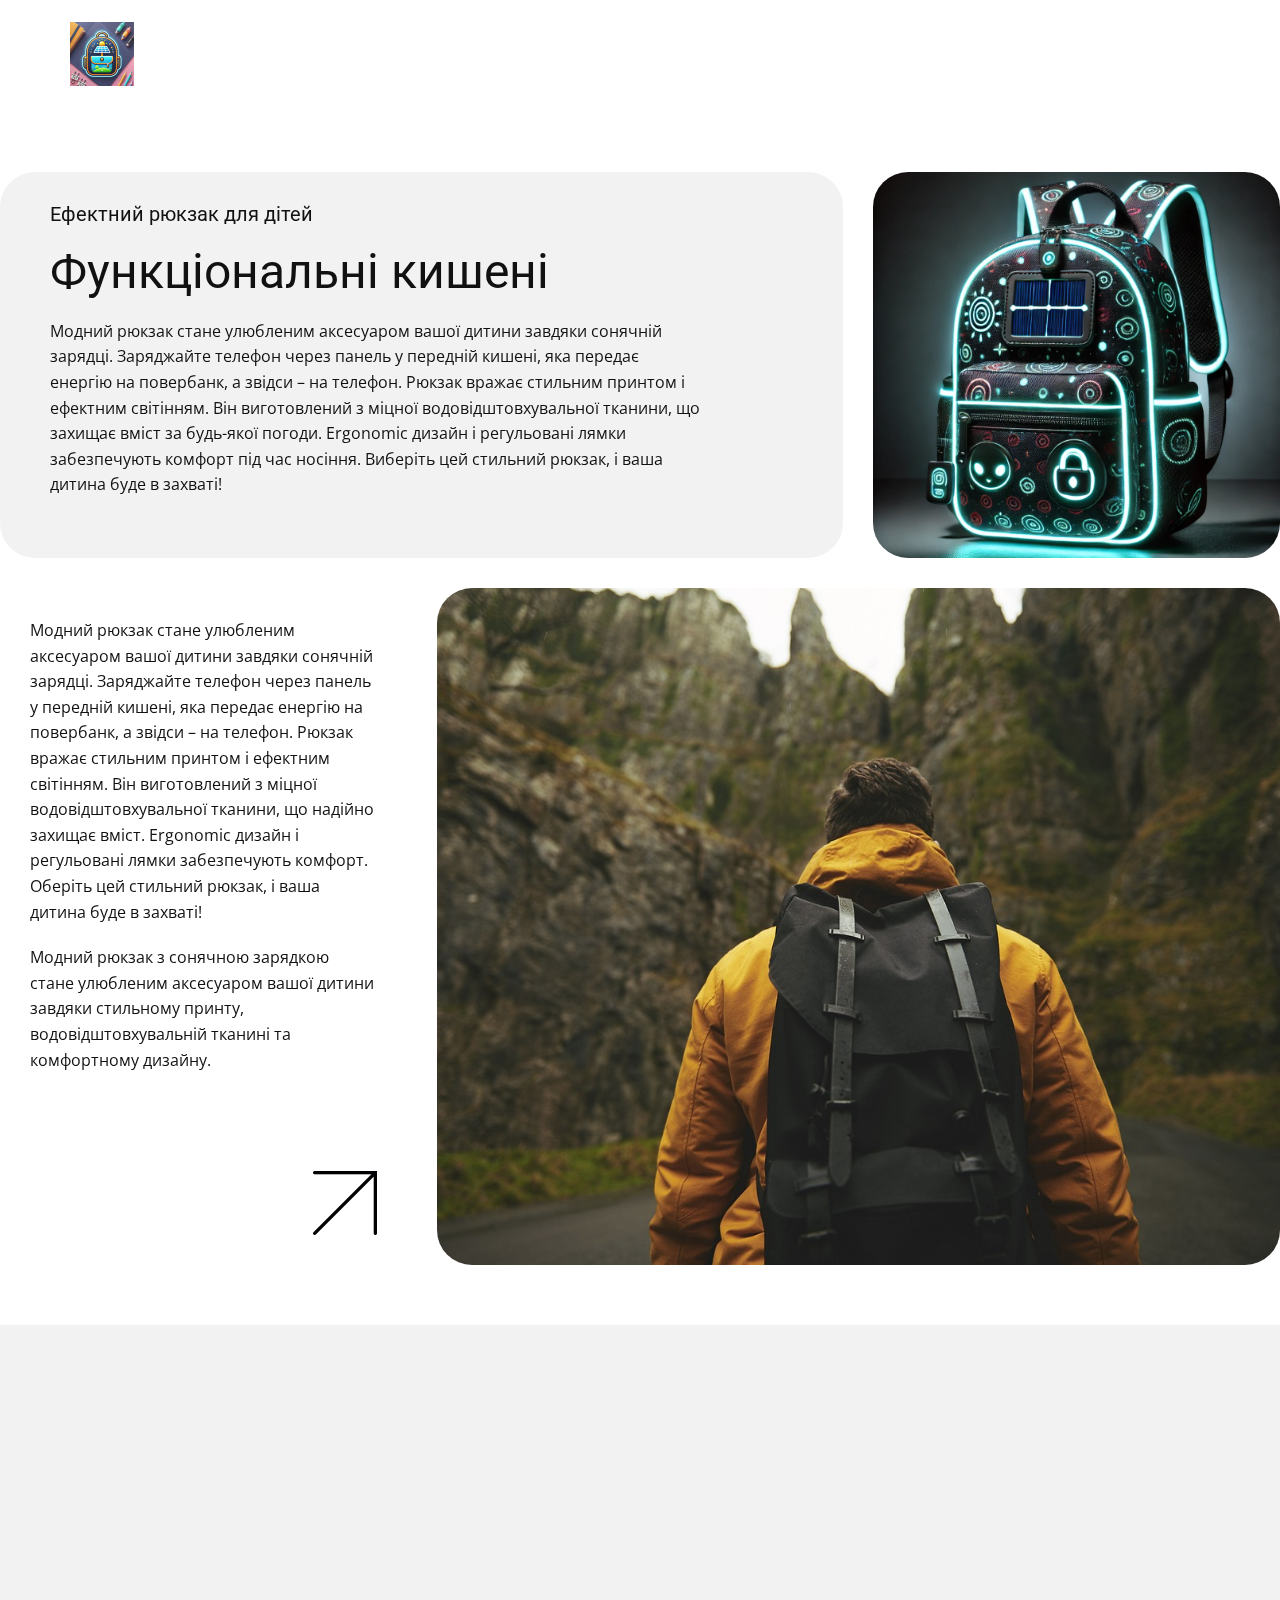
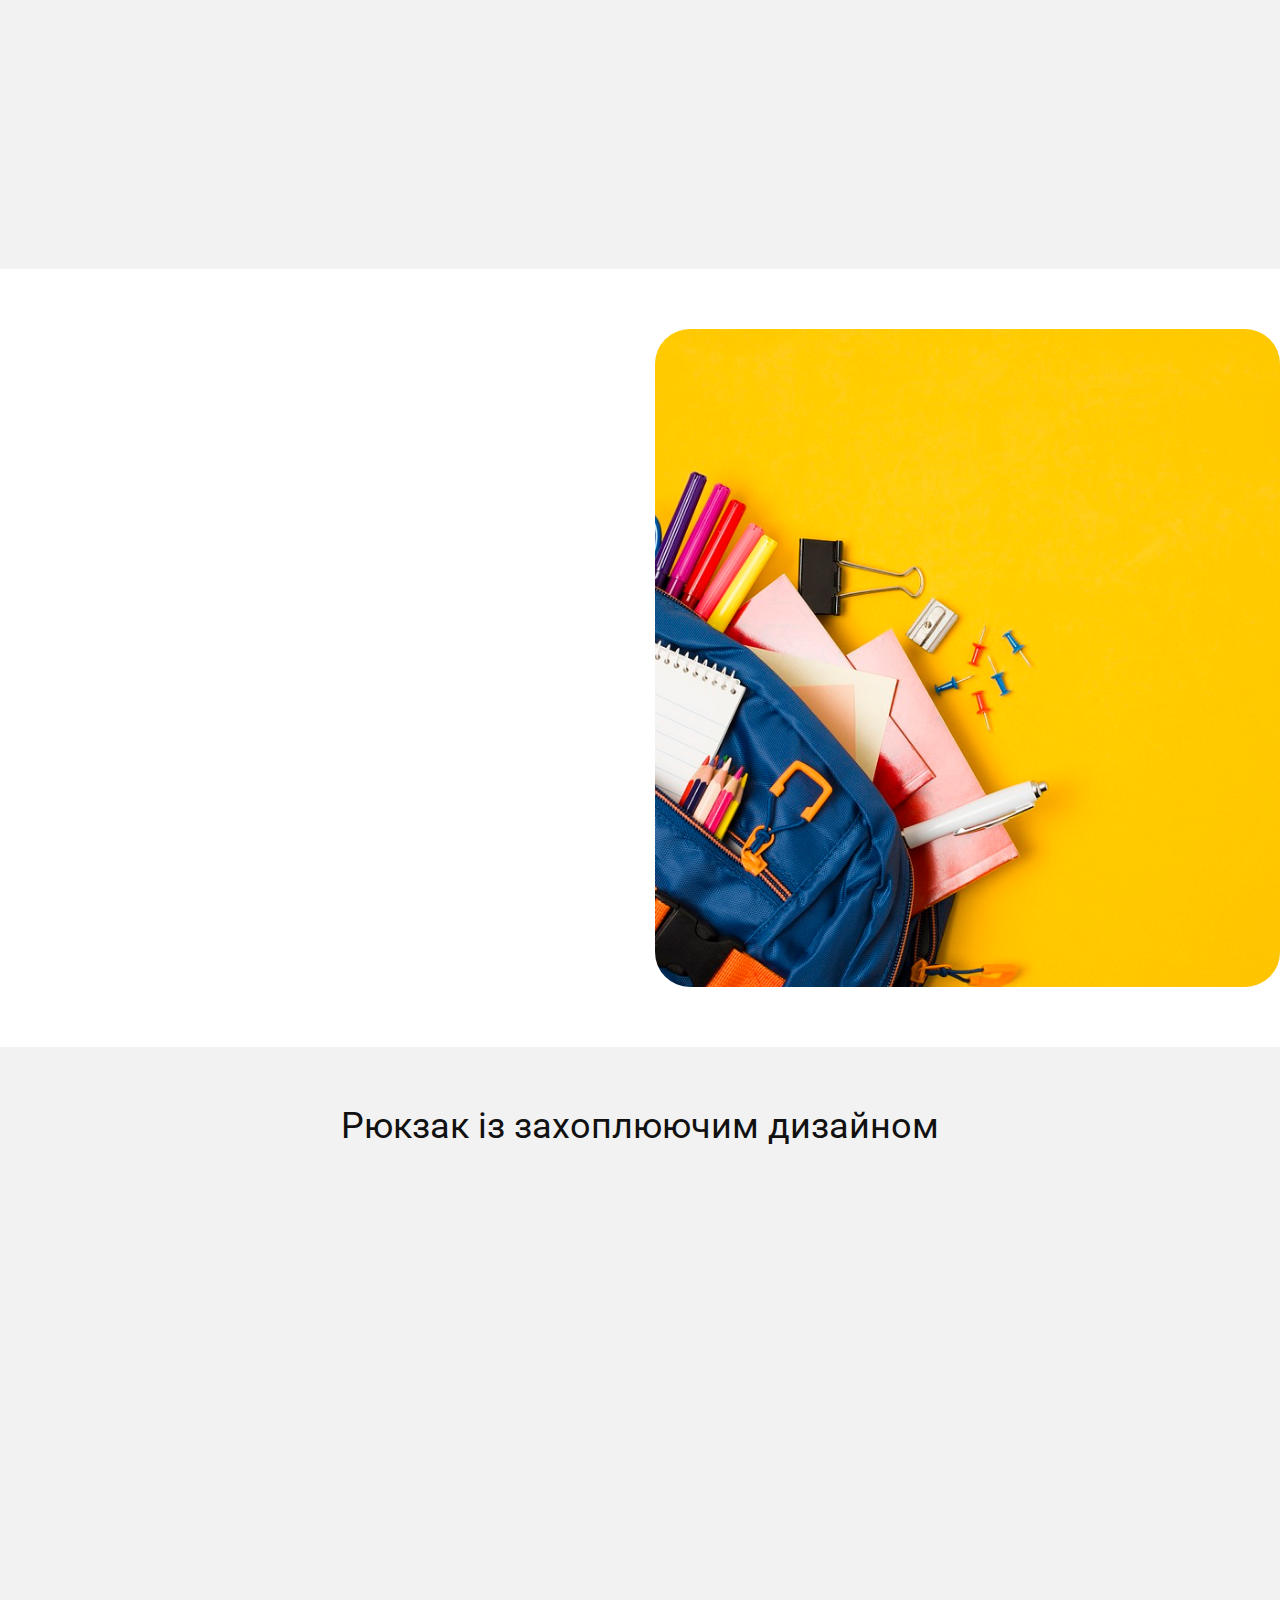
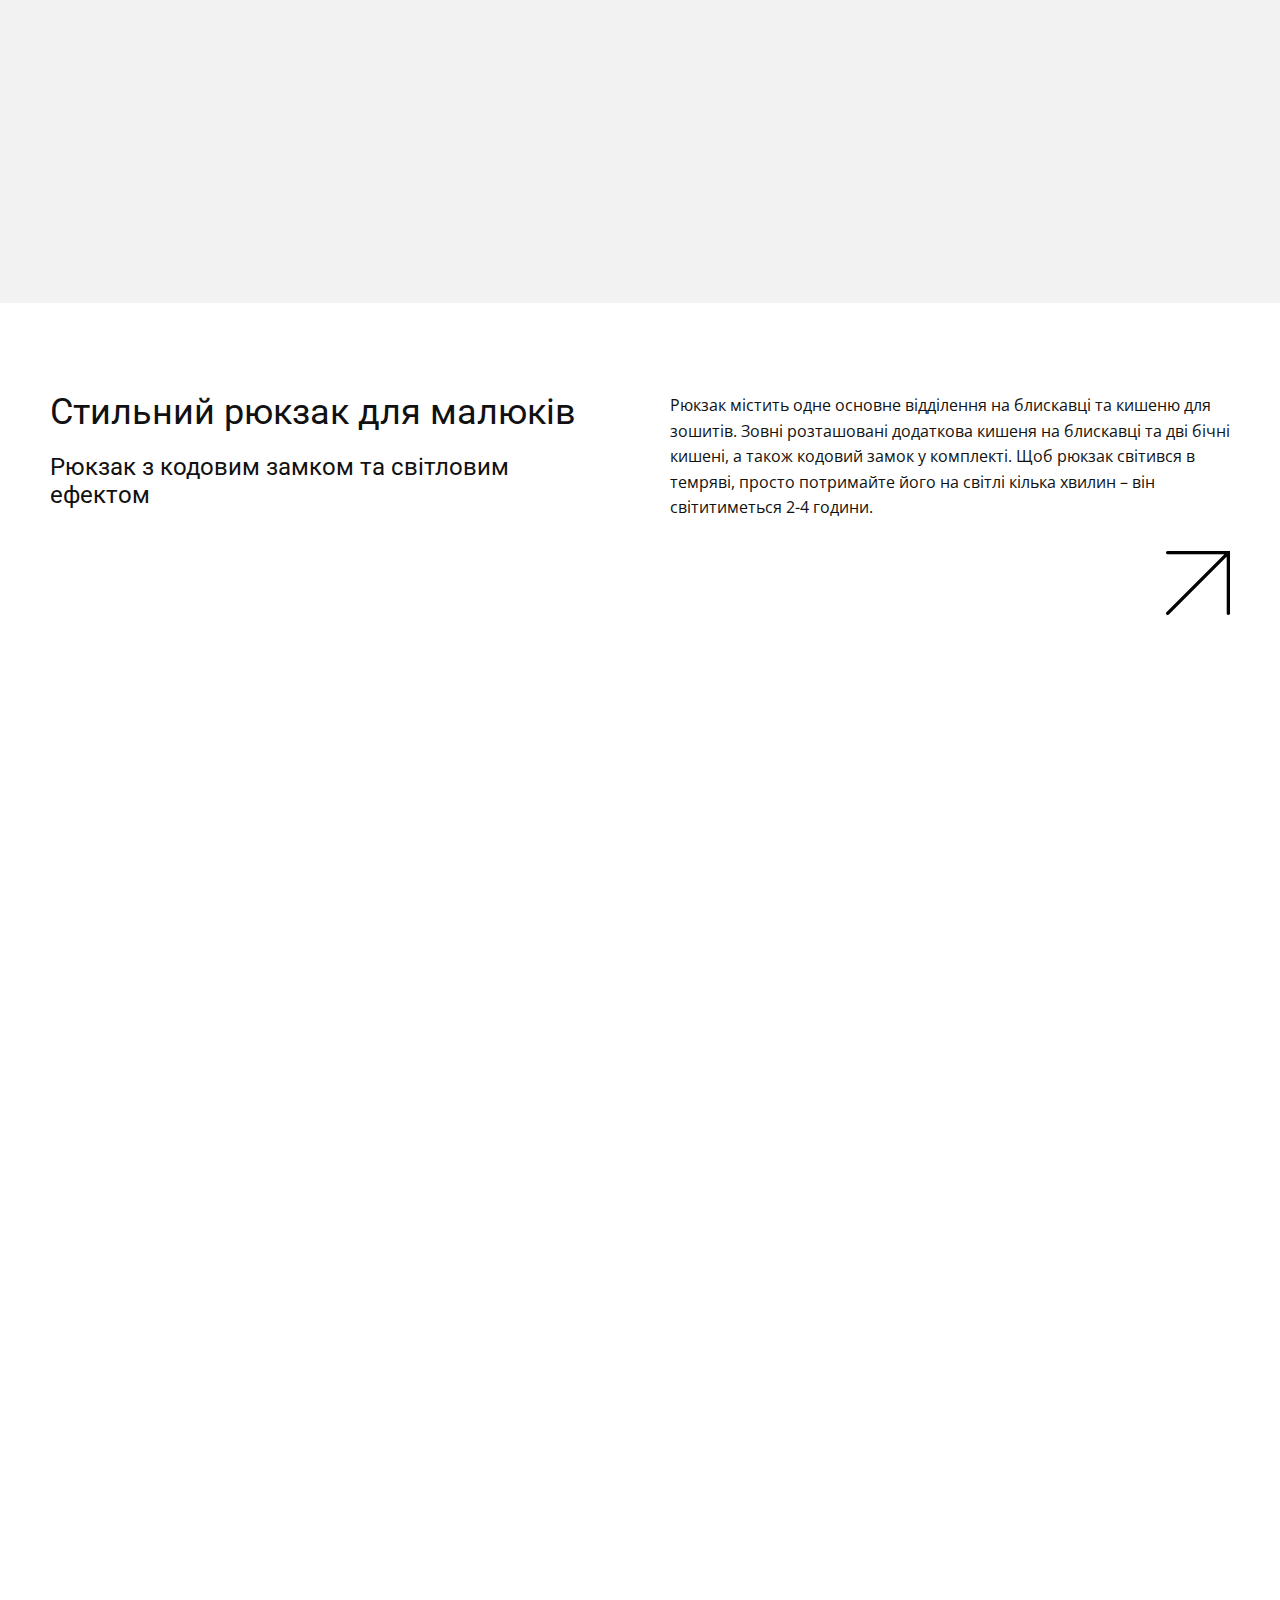
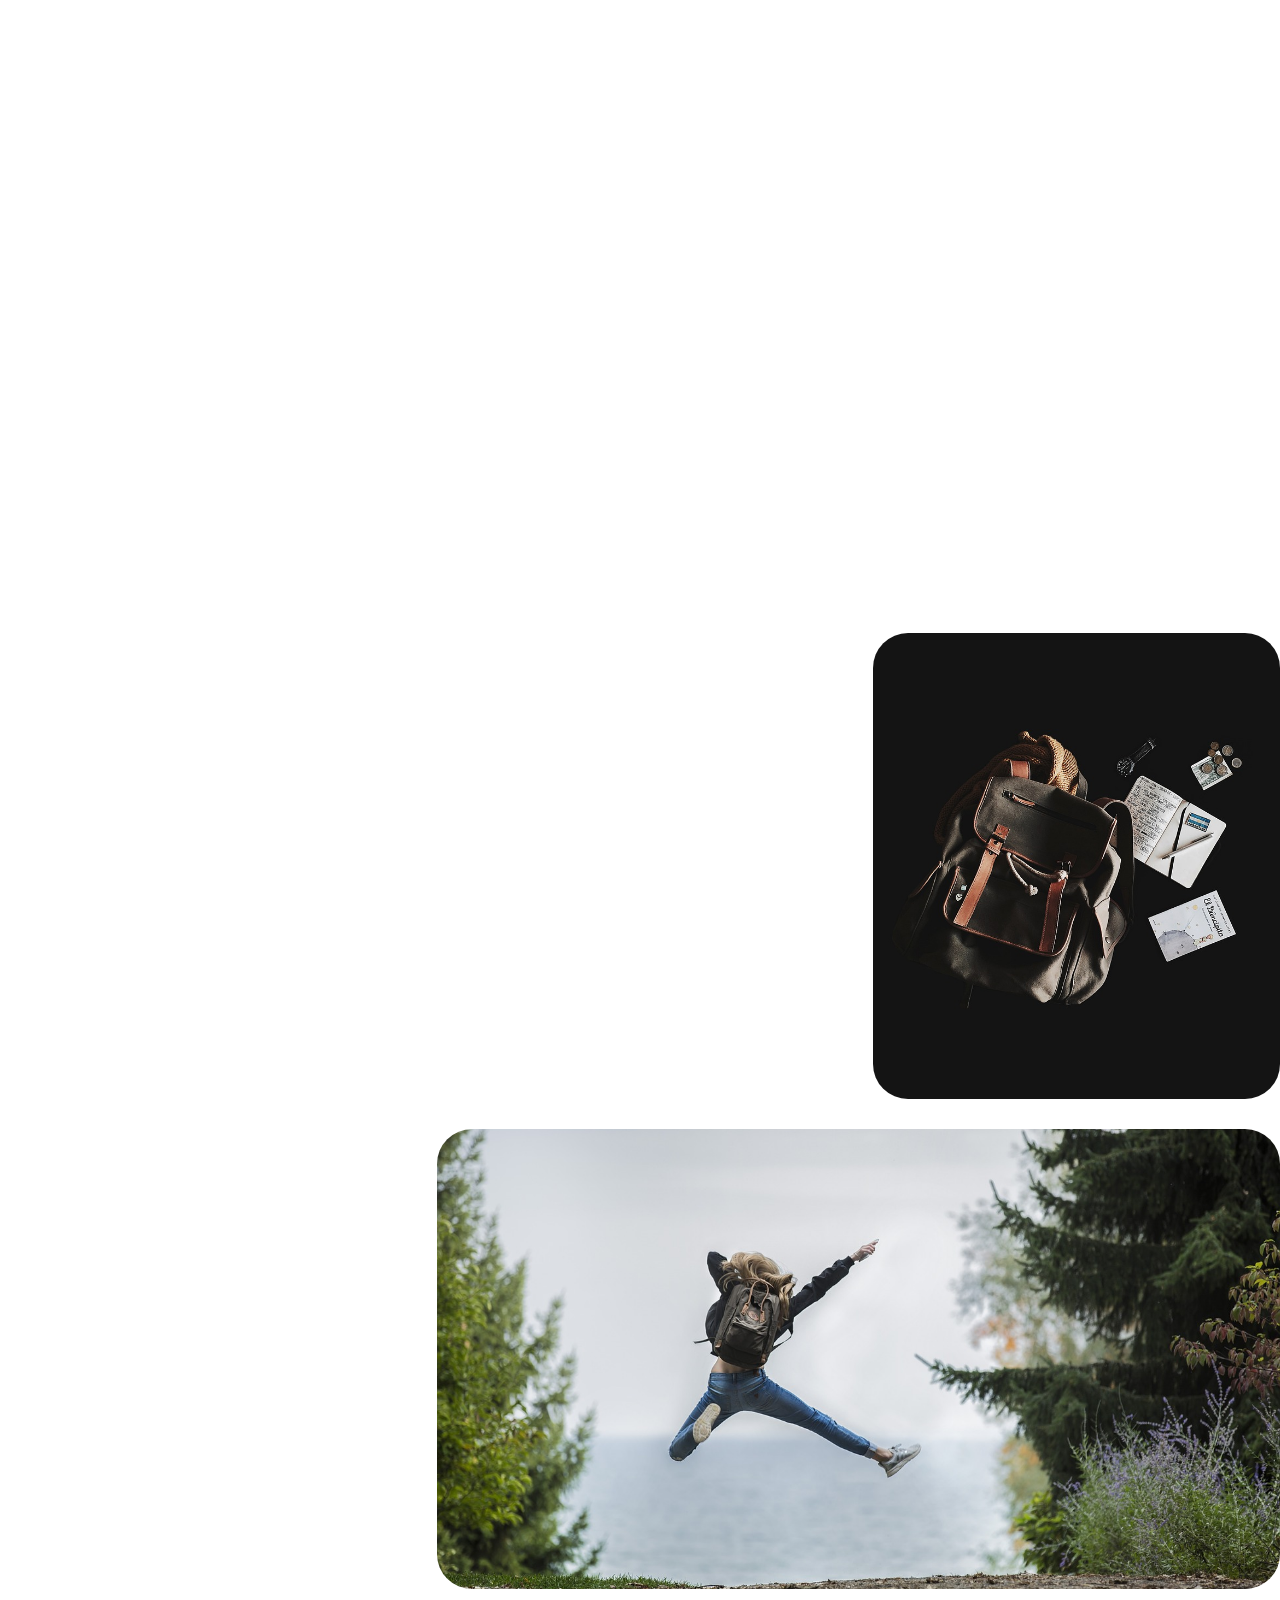
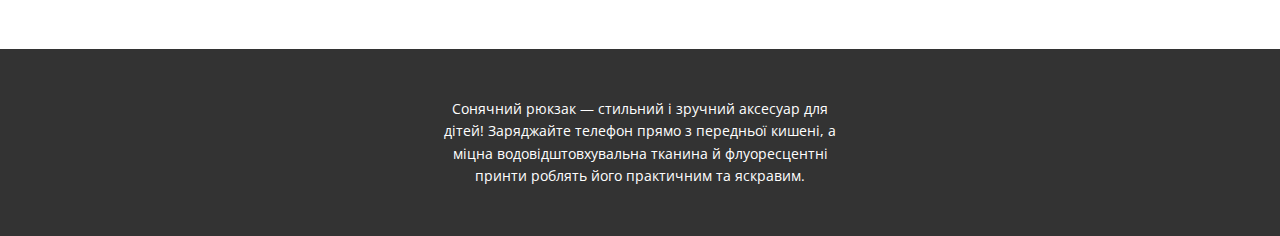
<file: index.html>
<!DOCTYPE html>
<html style="font-size: 16px;" lang="ua"><head>
    <meta name="viewport" content="width=device-width, initial-scale=1.0">
    <meta charset="utf-8">
    <meta name="keywords" content="">
    <meta name="description" content="">
    <title>Сторінка 1</title>
    <link rel="stylesheet" href="nicepage.css" media="screen">
<link rel="stylesheet" href="index.css" media="screen">
    <script class="u-script" type="text/javascript" src="jquery-1.9.1.min.js" defer=""></script>
    <script class="u-script" type="text/javascript" src="nicepage.js" defer=""></script>
    <meta name="generator" content="Nicepage 6.20.0, nicepage.com">
    <link id="u-theme-google-font" rel="stylesheet" href="https://fonts.googleapis.com/css?family=Roboto:100,100i,300,300i,400,400i,500,500i,700,700i,900,900i|Open+Sans:300,300i,400,400i,500,500i,600,600i,700,700i,800,800i">
    
    
    
    
    
    
    
    
    
    <script type="application/ld+json">{
		"@context": "http://schema.org",
		"@type": "Organization",
		"name": "advertising",
		"url": "/",
		"logo": "images/DALLE2024-10-3019.06.03-Amodernplayfullogoforachildrensbackpackbrandfeaturingasmallsolarpaneliconandaglowingeffect.Thedesignshouldbesimpleyeteye-ca.webp"
}</script>
    <meta name="theme-color" content="#ea7fcb">
    <meta property="og:title" content="Сторінка 1">
    <meta property="og:description" content="">
    <meta property="og:type" content="website">
    <link rel="canonical" href="/">
  <meta data-intl-tel-input-cdn-path="intlTelInput/"></head>
  <body data-home-page="https://website6375941.nicepage.io/Сторінка-1.html?version=374a8055-3400-31e0-6008-9b293dee1663" data-home-page-title="Сторінка 1" data-path-to-root="./" data-include-products="false" class="u-body u-xl-mode" data-lang="ua"><header class="u-clearfix u-header" id="sec-f610" data-animation-name="" data-animation-duration="0" data-animation-delay="0" data-animation-direction=""><div class="u-clearfix u-sheet u-sheet-1">
        <a href="#" class="u-image u-logo u-image-1" data-image-width="1024" data-image-height="1024">
          <img src="images/DALLE2024-10-3019.06.03-Amodernplayfullogoforachildrensbackpackbrandfeaturingasmallsolarpaneliconandaglowingeffect.Thedesignshouldbesimpleyeteye-ca.webp" class="u-logo-image u-logo-image-1">
        </a>
      </div></header> 
    <section class="u-clearfix u-valign-middle u-section-1" id="sec-7e2e">
      <div class="data-layout-selected u-clearfix u-expanded-width u-gutter-30 u-layout-wrap u-layout-wrap-1">
        <div class="u-gutter-0 u-layout">
          <div class="u-layout-col">
            <div class="u-size-30">
              <div class="u-layout-row">
                <div class="u-container-style u-grey-5 u-layout-cell u-radius u-shape-round u-size-40 u-layout-cell-1" data-animation-name="flipIn" data-animation-duration="3000" data-animation-delay="0" data-animation-direction="X">
                  <div class="u-container-layout u-container-layout-1">
                    <h5 class="u-text u-text-default u-text-1">Ефектний рюкзак для дітей</h5>
                    <h1 class="u-text u-text-default u-text-2">Функціональні кишені</h1>
                    <p class="u-text u-text-3">Модний рюкзак стане улюбленим аксесуаром вашої дитини завдяки сонячній зарядці. Заряджайте телефон через панель у передній кишені, яка передає енергію на повербанк, а звідси – на телефон. Рюкзак вражає стильним принтом і ефектним світінням. Він виготовлений з міцної водовідштовхувальної тканини, що захищає вміст за будь-якої погоди. Ergonomic дизайн і регульовані лямки забезпечують комфорт під час носіння. Виберіть цей стильний рюкзак, і ваша дитина буде в захваті!</p>
                  </div>
                </div>
                <div class="u-container-style u-image u-image-round u-layout-cell u-radius u-size-20 u-image-1" data-image-width="1024" data-image-height="1024">
                  <div class="u-container-layout u-container-layout-2"></div>
                </div>
              </div>
            </div>
            <div class="u-size-30">
              <div class="u-layout-row">
                <div class="u-container-style u-layout-cell u-size-20 u-layout-cell-3" data-animation-name="flipIn" data-animation-duration="3000" data-animation-delay="0" data-animation-direction="X">
                  <div class="u-container-layout u-valign-bottom-lg u-valign-bottom-md u-valign-bottom-xl u-valign-top-sm u-valign-top-xs u-container-layout-3">
                    <p class="u-text u-text-default u-text-4">Модний рюкзак стане улюбленим аксесуаром вашої дитини завдяки сонячній зарядці. Заряджайте телефон через панель у передній кишені, яка передає енергію на повербанк, а звідси – на телефон. Рюкзак вражає стильним принтом і ефектним світінням. Він виготовлений з міцної водовідштовхувальної тканини, що надійно захищає вміст. Ergonomic дизайн і регульовані лямки забезпечують комфорт. Оберіть цей стильний рюкзак, і ваша дитина буде в захваті!</p>
                    <p class="u-text u-text-default u-text-5">Модний рюкзак з сонячною зарядкою стане улюбленим аксесуаром вашої дитини завдяки стильному принту, водовідштовхувальній тканині та комфортному дизайну.</p><span class="u-file-icon u-icon u-icon-1"><img src="images/20959.png" alt=""></span>
                  </div>
                </div>
                <div class="u-container-style u-image u-image-round u-layout-cell u-radius u-size-40 u-image-2" data-image-width="1280" data-image-height="854">
                  <div class="u-container-layout u-container-layout-4"></div>
                </div>
              </div>
            </div>
          </div>
        </div>
      </div>
    </section>
    <section class="u-clearfix u-container-align-center u-grey-5 u-valign-middle-lg u-valign-middle-xl u-valign-middle-xs u-section-2" id="sec-ed4f">
      <div class="u-expanded-width u-list u-list-1">
        <div class="u-repeater u-repeater-1">
          <div class="u-container-align-center u-container-style u-list-item u-radius u-repeater-item u-shape-round u-white u-list-item-1" data-animation-name="flipIn" data-animation-duration="1000" data-animation-direction="X">
            <div class="u-container-layout u-similar-container u-valign-middle u-container-layout-1"><span class="u-align-center u-file-icon u-icon u-icon-1"><img src="images/8637218.png" alt=""></span>
              <h5 class="u-align-center u-text u-text-default-sm u-text-default-xs u-text-1">Сонячна зарядка</h5>
              <p class="u-align-center u-text u-text-2">
                Модний рюкзак стане улюбленим аксесуаром вашої дитини завдяки сонячній зарядці, яка дозволяє заряджати телефон через панель у передній кишені.</p>
            </div>
          </div>
          <div class="u-container-align-center u-container-style u-list-item u-radius u-repeater-item u-shape-round u-white u-list-item-2" data-animation-name="flipIn" data-animation-duration="3000" data-animation-delay="0" data-animation-direction="X">
            <div class="u-container-layout u-similar-container u-valign-middle u-container-layout-2"><span class="u-align-center u-file-icon u-icon u-icon-2"><img src="images/1304170.png" alt=""></span>
              <h5 class="u-align-center u-text u-text-default-sm u-text-default-xs u-text-3">Ефектний дизайн</h5>
              <p class="u-align-center u-text u-text-4">Рюкзак вражає стильним принтом і ефектним світінням, виготовлений з міцної водовідштовхувальної тканини, яка легко чиститься і має привабливий вигляд.</p>
            </div>
          </div>
          <div class="u-container-align-center u-container-style u-list-item u-radius u-repeater-item u-shape-round u-white u-list-item-3" data-animation-name="flipIn" data-animation-duration="1000" data-animation-direction="X">
            <div class="u-container-layout u-similar-container u-valign-middle u-container-layout-3"><span class="u-align-center u-file-icon u-icon u-icon-3"><img src="images/4944569.png" alt=""></span>
              <h5 class="u-align-center u-text u-text-default-sm u-text-default-xs u-text-5">Міцна тканина</h5>
              <p class="u-align-center u-text u-text-6">Рюкзак містить одне основне відділення на блискавці та кишеню для зошитів, а також додаткову кишеню на блискавці і дві бічні кишені для зручності.</p>
            </div>
          </div>
        </div>
      </div>
    </section>
    <section class="u-clearfix u-valign-middle u-section-3" id="sec-0cc5">
      <div class="data-layout-selected u-clearfix u-expanded-width u-gutter-30 u-layout-wrap u-layout-wrap-1">
        <div class="u-layout">
          <div class="u-layout-row">
            <div class="u-container-style u-grey-5 u-layout-cell u-radius u-shape-round u-size-30 u-layout-cell-1" data-animation-name="flipIn" data-animation-duration="3000" data-animation-delay="0" data-animation-direction="X">
              <div class="u-container-layout u-valign-bottom u-container-layout-1">
                <h2 class="u-text u-text-default u-text-1">Світлове відображення</h2>
                <h4 class="u-text u-text-2">Міцний рюкзак зі світловим ефектом</h4>
                <p class="u-text u-text-3">Рюкзак вражає стильним принтом і ефектним світінням, виготовлений з міцної водовідштовхувальної тканини, яка легко чиститься і має привабливий вигляд.</p>
                <h6 class="u-text u-text-default u-text-4">Зручний рюкзак з флуоресцентними принтами</h6>
              </div>
            </div>
            <div class="u-container-style u-gradient u-image u-layout-cell u-radius u-shape-round u-size-30 u-image-1" data-image-width="1280" data-image-height="720">
              <div class="u-container-layout u-container-layout-2"></div>
            </div>
          </div>
        </div>
      </div>
    </section>
    <section class="u-clearfix u-grey-5 u-section-4" id="sec-d06e">
      <h2 class="u-align-center u-text u-text-default u-text-1">Рюкзак із захоплюючим дизайном</h2>
      <div class="u-expanded-width u-list u-list-1">
        <div class="u-repeater u-repeater-1">
          <div class="u-container-style u-list-item u-radius u-repeater-item u-shape-round u-white u-list-item-1" data-animation-name="flipIn" data-animation-duration="3000" data-animation-delay="0" data-animation-direction="X">
            <div class="u-container-layout u-similar-container u-container-layout-1"><span class="u-align-left u-file-icon u-icon u-icon-rounded u-palette-1-base u-radius u-text-white u-icon-1"><img src="images/3483127-d1c058cb.png" alt=""></span>
              <h5 class="u-align-left u-text u-text-default u-text-2">Модний рюкзак з сонячною зарядкою</h5>
              <p class="u-align-left u-text u-text-3">Щоб рюкзак світився в темряві, просто потримайте його на світлі кілька хвилин – він світитиметься 2-4 години.</p>
            </div>
          </div>
          <div class="u-container-style u-list-item u-radius u-repeater-item u-shape-round u-white u-list-item-2" data-animation-name="flipIn" data-animation-duration="1000" data-animation-direction="X">
            <div class="u-container-layout u-similar-container u-container-layout-2"><span class="u-align-left u-file-icon u-icon u-icon-rounded u-palette-1-base u-radius u-text-white u-icon-2"><img src="images/8593364-08248f1e.png" alt=""></span>
              <h5 class="u-align-left u-text u-text-default u-text-4">Блискавкове відділення</h5>
              <p class="u-align-left u-text u-text-5">Флуоресцентні принти безпечні для здоров'я.</p>
            </div>
          </div>
          <div class="u-container-style u-list-item u-radius u-repeater-item u-shape-round u-white u-list-item-3" data-animation-name="flipIn" data-animation-duration="1000" data-animation-direction="X">
            <div class="u-container-layout u-similar-container u-container-layout-3"><span class="u-align-left u-file-icon u-icon u-icon-rounded u-palette-1-base u-radius u-text-white u-icon-3"><img src="images/2591945-7b224637.png" alt=""></span>
              <h5 class="u-align-left u-text u-text-default u-text-6">Компактний розмір</h5>
              <p class="u-align-left u-text u-text-7">Флуоресцентні принти безпечні для здоров'я.</p>
            </div>
          </div>
        </div>
      </div>
    </section>
    <section class="skrollable u-clearfix u-container-align-center u-valign-top-md u-valign-top-sm u-valign-top-xs u-section-5" id="sec-644e">
      <div class="data-layout-selected u-clearfix u-expanded-width u-layout-wrap u-layout-wrap-1">
        <div class="u-layout">
          <div class="u-layout-row">
            <div class="u-container-align-left u-container-style u-layout-cell u-size-30 u-layout-cell-1">
              <div class="u-container-layout u-valign-top u-container-layout-1">
                <h2 class="u-align-left u-text u-text-1">Стильний рюкзак для малюків</h2>
                <h4 class="u-align-left u-text u-text-2">Рюкзак з кодовим замком та світловим ефектом</h4>
                <p class="u-align-left u-text u-text-3"></p>
              </div>
            </div>
            <div class="u-container-style u-layout-cell u-size-30 u-layout-cell-2">
              <div class="u-container-layout u-valign-bottom u-container-layout-2">
                <p class="u-align-left u-text u-text-4">Рюкзак містить одне основне відділення на блискавці та кишеню для зошитів. Зовні розташовані додаткова кишеня на блискавці та дві бічні кишені, а також кодовий замок у комплекті. Щоб рюкзак світився в темряві, просто потримайте його на світлі кілька хвилин – він світитиметься 2-4 години.</p><span class="u-align-left u-file-icon u-icon u-icon-1"><img src="images/20959.png" alt=""></span>
              </div>
            </div>
          </div>
        </div>
      </div>
      <div class="skrollable u-container-style u-expanded-width u-gradient u-group u-image u-parallax u-radius u-shape-round u-image-1" data-image-width="1280" data-image-height="854">
        <div class="u-container-layout u-container-layout-3"></div>
      </div>
    </section>
    <section class="skrollable u-clearfix u-image u-parallax u-section-6" id="sec-76ff" data-image-width="853" data-image-height="1280">
      <div class="u-clearfix u-sheet u-sheet-1">
        <div class="u-container-style u-group u-radius u-shape-round u-white u-group-1" data-animation-name="customAnimationIn" data-animation-duration="2000" data-animation-delay="0">
          <div class="u-container-layout u-valign-top u-container-layout-1">
            <h3 class="u-text u-text-default u-text-1">Безпечні флуоресцентні принти</h3>
            <p class="u-text u-text-default u-text-2"></p>Рюкзак містить одне основне відділення на блискавці та кишеню для зошитів, а зовні має додаткову кишеню на блискавці та дві бічні кишені для зручності.</p><span class="u-file-icon u-icon u-icon-1" data-href="#"><img src="images/20959.png" alt=""></span>
          </div>
        </div>
      </div>
    </section>
    <section class="u-clearfix u-container-align-left u-valign-middle u-section-7" id="sec-ea29">
      <div class="data-layout-selected u-clearfix u-expanded-width u-gutter-30 u-layout-wrap u-layout-wrap-1">
        <div class="u-layout">
          <div class="u-layout-col">
            <div class="u-size-30">
              <div class="u-layout-row">
                <div class="u-container-align-left u-container-style u-layout-cell u-size-40 u-layout-cell-1" data-animation-name="flipIn" data-animation-duration="3000" data-animation-delay="0" data-animation-direction="X">
                  <div class="u-container-layout u-valign-middle u-container-layout-1">
                    <h5 class="u-align-left u-text u-text-default u-text-1">Практичний рюкзак для школярів</h5>
                    <h2 class="u-align-left u-text u-text-2">Легка чистка</h2>
                    <p class="u-align-left u-text u-text-3">Щоб рюкзак світився в темряві, просто потримайте його на світлі кілька хвилин – він світитиметься 2-4 години.</p>
                    <h5 class="u-align-left u-text u-text-4">Світловий рюкзак з багатьма кишенями</h5>
                    <p class="u-align-left u-text u-text-5">Флуоресцентні принти безпечні для здоров'я. Рюкзак вражає стильним принтом і ефектним світінням. Він виготовлений з міцної водовідштовхувальної тканини, легко чиститься і має привабливий вигляд.</p>
                  </div>
                </div>
                <div class="u-container-style u-image u-layout-cell u-radius u-shape-round u-size-20 u-image-1" data-image-width="1280" data-image-height="853">
                  <div class="u-container-layout u-valign-middle-lg u-valign-middle-md u-valign-middle-sm u-valign-middle-xs u-container-layout-2"></div>
                </div>
              </div>
            </div>
            <div class="u-size-30">
              <div class="u-layout-row">
                <div class="u-container-style u-grey-5 u-layout-cell u-radius u-shape-round u-size-20 u-layout-cell-3" data-animation-name="flipIn" data-animation-duration="2000" data-animation-delay="0" data-animation-direction="X">
                  <div class="u-container-layout u-valign-middle u-container-layout-3">
                    <h5 class="u-text u-text-default u-text-6">Рюкзак з водовідштовхувальної тканини</h5>
                    <p class="u-text u-text-default u-text-7">
                      Модний рюкзак стане улюбленим аксесуаром вашої дитини завдяки сонячній зарядці, яка заряджає телефон через панель у передній кишені. Рюкзак вражає стильним принтом і ефектним світінням, виготовлений з міцної водовідштовхувальної тканини.</p>
                  </div>
                </div>
                <div class="u-container-align-center u-container-style u-image u-image-round u-layout-cell u-radius u-size-40 u-image-2" data-image-width="1280" data-image-height="853">
                  <div class="u-container-layout u-container-layout-4"></div>
                </div>
              </div>
            </div>
          </div>
        </div>
      </div>
    </section>
    
    
    
    <footer class="u-align-center u-clearfix u-container-align-center u-footer u-grey-80 u-footer" id="sec-3dfa"><div class="u-clearfix u-sheet u-sheet-1">
        <p class="u-small-text u-text u-text-variant u-text-1">
          <font style="vertical-align: inherit;">
            <font style="vertical-align: inherit;"> Сонячний рюкзак — стильний і зручний аксесуар для дітей! Заряджайте телефон прямо з передньої кишені, а міцна водовідштовхувальна тканина й флуоресцентні принти роблять його практичним та яскравим.</font>
          </font>
        </p>
      </div></footer>
  
  
</body></html>
</file>
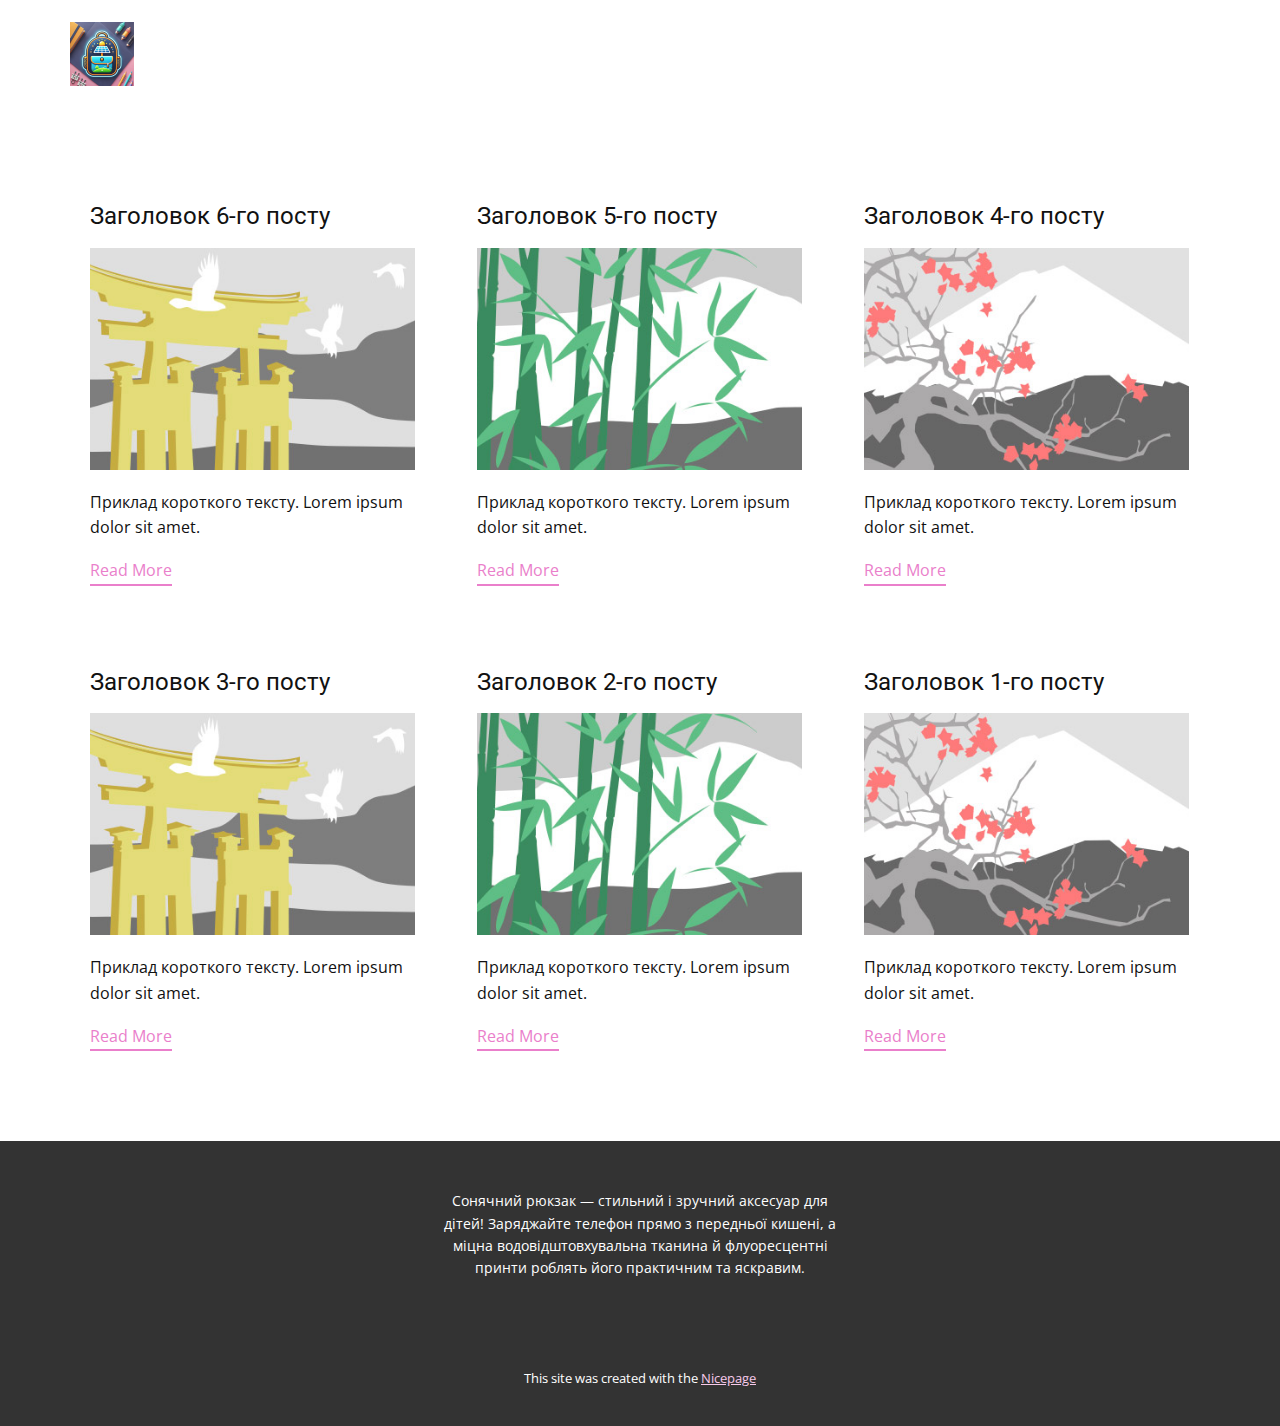
<file: blog/blog.html>
<!DOCTYPE html>
<html style="font-size: 16px;" lang="ua"><head>
    <meta name="viewport" content="width=device-width, initial-scale=1.0">
    <meta charset="utf-8">
    <meta name="keywords" content="">
    <meta name="description" content="">
    <title>Блог</title>
    <link rel="stylesheet" href="../nicepage.css" media="screen">
<link rel="stylesheet" href="../Blog-Template.css" media="screen">
    <script class="u-script" type="text/javascript" src="../jquery-1.9.1.min.js" defer=""></script>
    <script class="u-script" type="text/javascript" src="../nicepage.js" defer=""></script>
    <meta name="generator" content="Nicepage 6.20.0, nicepage.com">
    <link id="u-theme-google-font" rel="stylesheet" href="https://fonts.googleapis.com/css?family=Roboto:100,100i,300,300i,400,400i,500,500i,700,700i,900,900i|Open+Sans:300,300i,400,400i,500,500i,600,600i,700,700i,800,800i">
    
    
    
    <script type="application/ld+json">{
		"@context": "http://schema.org",
		"@type": "Organization",
		"name": "advertising",
		"logo": "images/DALLE2024-10-3019.06.03-Amodernplayfullogoforachildrensbackpackbrandfeaturingasmallsolarpaneliconandaglowingeffect.Thedesignshouldbesimpleyeteye-ca.webp"
}</script>
    <meta name="theme-color" content="#ea7fcb">
  <meta data-intl-tel-input-cdn-path="intlTelInput/"></head>
  <body data-path-to-root="./" data-include-products="false" class="u-body u-xl-mode" data-lang="ua"><header class="u-clearfix u-header" id="sec-f610" data-animation-name="" data-animation-duration="0" data-animation-delay="0" data-animation-direction=""><div class="u-clearfix u-sheet u-sheet-1">
        <a href="#" class="u-image u-logo u-image-1" data-image-width="1024" data-image-height="1024">
          <img src="../images/DALLE2024-10-3019.06.03-Amodernplayfullogoforachildrensbackpackbrandfeaturingasmallsolarpaneliconandaglowingeffect.Thedesignshouldbesimpleyeteye-ca.webp" class="u-logo-image u-logo-image-1">
        </a>
      </div></header>
    <section class="u-clearfix u-section-1" id="sec-18b8">
      <div class="u-clearfix u-sheet u-valign-middle u-sheet-1"><!--blog--><!--blog_options_json--><!--{"type":"Recent","source":"","tags":"","count":""}--><!--/blog_options_json-->
        <div class="u-blog u-expanded-width u-repeater u-repeater-1"><!--blog_post-->
          <div class="u-blog-post u-container-style u-repeater-item u-white u-repeater-item-1">
            <div class="u-container-layout u-similar-container u-valign-top u-container-layout-1"><!--blog_post_header-->
              <h4 class="u-blog-control u-text u-text-1">
                <a class="u-post-header-link" href="../blog/пост-5.html">Заголовок 6-го посту</a>
              </h4><!--/blog_post_header--><!--blog_post_image-->
              <a class="u-post-header-link" href="../blog/пост-5.html"><img alt="" class="u-blog-control u-expanded-width u-image u-image-default u-image-1" src="../images/8ad73f3c.jpeg"></a><!--/blog_post_image--><!--blog_post_content-->
              <div class="u-blog-control u-post-content u-text u-text-2 fr-view">Приклад короткого тексту. Lorem ipsum dolor sit amet.</div><!--/blog_post_content--><!--blog_post_readmore-->
              <a href="../blog/пост-5.html" class="u-blog-control u-border-2 u-border-palette-1-base u-btn u-btn-rectangle u-button-style u-none u-btn-1"><!--blog_post_readmore_content--><!--options_json--><!--{"content":"Read More","defaultValue":"Читати далі"}--><!--/options_json-->Read More<!--/blog_post_readmore_content--></a><!--/blog_post_readmore-->
            </div>
          </div><div class="u-blog-post u-container-style u-repeater-item u-video-cover u-white">
            <div class="u-container-layout u-similar-container u-valign-top u-container-layout-2"><!--blog_post_header-->
              <h4 class="u-blog-control u-text u-text-3">
                <a class="u-post-header-link" href="../blog/пост-4.html">Заголовок 5-го посту</a>
              </h4><!--/blog_post_header--><!--blog_post_image-->
              <a class="u-post-header-link" href="../blog/пост-4.html"><img alt="" class="u-blog-control u-expanded-width u-image u-image-default u-image-2" src="../images/68f64b9d.jpeg"></a><!--/blog_post_image--><!--blog_post_content-->
              <div class="u-blog-control u-post-content u-text u-text-4 fr-view">Приклад короткого тексту. Lorem ipsum dolor sit amet.</div><!--/blog_post_content--><!--blog_post_readmore-->
              <a href="../blog/пост-4.html" class="u-blog-control u-border-2 u-border-palette-1-base u-btn u-btn-rectangle u-button-style u-none u-btn-2"><!--blog_post_readmore_content--><!--options_json--><!--{"content":"Read More","defaultValue":"Читати далі"}--><!--/options_json-->Read More<!--/blog_post_readmore_content--></a><!--/blog_post_readmore-->
            </div>
          </div><div class="u-blog-post u-container-style u-repeater-item u-video-cover u-white">
            <div class="u-container-layout u-similar-container u-valign-top u-container-layout-3"><!--blog_post_header-->
              <h4 class="u-blog-control u-text u-text-5">
                <a class="u-post-header-link" href="../blog/пост-3.html">Заголовок 4-го посту</a>
              </h4><!--/blog_post_header--><!--blog_post_image-->
              <a class="u-post-header-link" href="../blog/пост-3.html"><img alt="" class="u-blog-control u-expanded-width u-image u-image-default u-image-3" src="../images/0fd3416c.jpeg"></a><!--/blog_post_image--><!--blog_post_content-->
              <div class="u-blog-control u-post-content u-text u-text-6 fr-view">Приклад короткого тексту. Lorem ipsum dolor sit amet.</div><!--/blog_post_content--><!--blog_post_readmore-->
              <a href="../blog/пост-3.html" class="u-blog-control u-border-2 u-border-palette-1-base u-btn u-btn-rectangle u-button-style u-none u-btn-3"><!--blog_post_readmore_content--><!--options_json--><!--{"content":"Read More","defaultValue":"Читати далі"}--><!--/options_json-->Read More<!--/blog_post_readmore_content--></a><!--/blog_post_readmore-->
            </div>
          </div><div class="u-blog-post u-container-style u-repeater-item u-white u-repeater-item-1">
            <div class="u-container-layout u-similar-container u-valign-top u-container-layout-1"><!--blog_post_header-->
              <h4 class="u-blog-control u-text u-text-1">
                <a class="u-post-header-link" href="../blog/пост-2.html">Заголовок 3-го посту</a>
              </h4><!--/blog_post_header--><!--blog_post_image-->
              <a class="u-post-header-link" href="../blog/пост-2.html"><img alt="" class="u-blog-control u-expanded-width u-image u-image-default u-image-1" src="../images/8ad73f3c.jpeg"></a><!--/blog_post_image--><!--blog_post_content-->
              <div class="u-blog-control u-post-content u-text u-text-2 fr-view">Приклад короткого тексту. Lorem ipsum dolor sit amet.</div><!--/blog_post_content--><!--blog_post_readmore-->
              <a href="../blog/пост-2.html" class="u-blog-control u-border-2 u-border-palette-1-base u-btn u-btn-rectangle u-button-style u-none u-btn-1"><!--blog_post_readmore_content--><!--options_json--><!--{"content":"Read More","defaultValue":"Читати далі"}--><!--/options_json-->Read More<!--/blog_post_readmore_content--></a><!--/blog_post_readmore-->
            </div>
          </div><div class="u-blog-post u-container-style u-repeater-item u-video-cover u-white">
            <div class="u-container-layout u-similar-container u-valign-top u-container-layout-2"><!--blog_post_header-->
              <h4 class="u-blog-control u-text u-text-3">
                <a class="u-post-header-link" href="../blog/пост-1.html">Заголовок 2-го посту</a>
              </h4><!--/blog_post_header--><!--blog_post_image-->
              <a class="u-post-header-link" href="../blog/пост-1.html"><img alt="" class="u-blog-control u-expanded-width u-image u-image-default u-image-2" src="../images/68f64b9d.jpeg"></a><!--/blog_post_image--><!--blog_post_content-->
              <div class="u-blog-control u-post-content u-text u-text-4 fr-view">Приклад короткого тексту. Lorem ipsum dolor sit amet.</div><!--/blog_post_content--><!--blog_post_readmore-->
              <a href="../blog/пост-1.html" class="u-blog-control u-border-2 u-border-palette-1-base u-btn u-btn-rectangle u-button-style u-none u-btn-2"><!--blog_post_readmore_content--><!--options_json--><!--{"content":"Read More","defaultValue":"Читати далі"}--><!--/options_json-->Read More<!--/blog_post_readmore_content--></a><!--/blog_post_readmore-->
            </div>
          </div><div class="u-blog-post u-container-style u-repeater-item u-video-cover u-white">
            <div class="u-container-layout u-similar-container u-valign-top u-container-layout-3"><!--blog_post_header-->
              <h4 class="u-blog-control u-text u-text-5">
                <a class="u-post-header-link" href="../blog/пост.html">Заголовок 1-го посту</a>
              </h4><!--/blog_post_header--><!--blog_post_image-->
              <a class="u-post-header-link" href="../blog/пост.html"><img alt="" class="u-blog-control u-expanded-width u-image u-image-default u-image-3" src="../images/0fd3416c.jpeg"></a><!--/blog_post_image--><!--blog_post_content-->
              <div class="u-blog-control u-post-content u-text u-text-6 fr-view">Приклад короткого тексту. Lorem ipsum dolor sit amet.</div><!--/blog_post_content--><!--blog_post_readmore-->
              <a href="../blog/пост.html" class="u-blog-control u-border-2 u-border-palette-1-base u-btn u-btn-rectangle u-button-style u-none u-btn-3"><!--blog_post_readmore_content--><!--options_json--><!--{"content":"Read More","defaultValue":"Читати далі"}--><!--/options_json-->Read More<!--/blog_post_readmore_content--></a><!--/blog_post_readmore-->
            </div>
          </div><!--/blog_post--><!--blog_post-->
          <!--/blog_post--><!--blog_post-->
          <!--/blog_post-->
        </div><!--/blog-->
      </div>
    </section>
    
    
    
    <footer class="u-align-center u-clearfix u-container-align-center u-footer u-grey-80 u-footer" id="sec-3dfa"><div class="u-clearfix u-sheet u-sheet-1">
        <p class="u-small-text u-text u-text-variant u-text-1">
          <font style="vertical-align: inherit;">
            <font style="vertical-align: inherit;"> Сонячний рюкзак — стильний і зручний аксесуар для дітей! Заряджайте телефон прямо з передньої кишені, а міцна водовідштовхувальна тканина й флуоресцентні принти роблять його практичним та яскравим.</font>
          </font>
        </p>
      </div></footer>
    <section class="u-backlink u-clearfix u-grey-80">
      <p class="u-text">
        <span>This site was created with the </span>
        <a class="u-link" href="https://nicepage.com/" target="_blank" rel="nofollow">
          <span>Nicepage</span>
        </a>
      </p>
    </section>
  
</body></html>
</file>
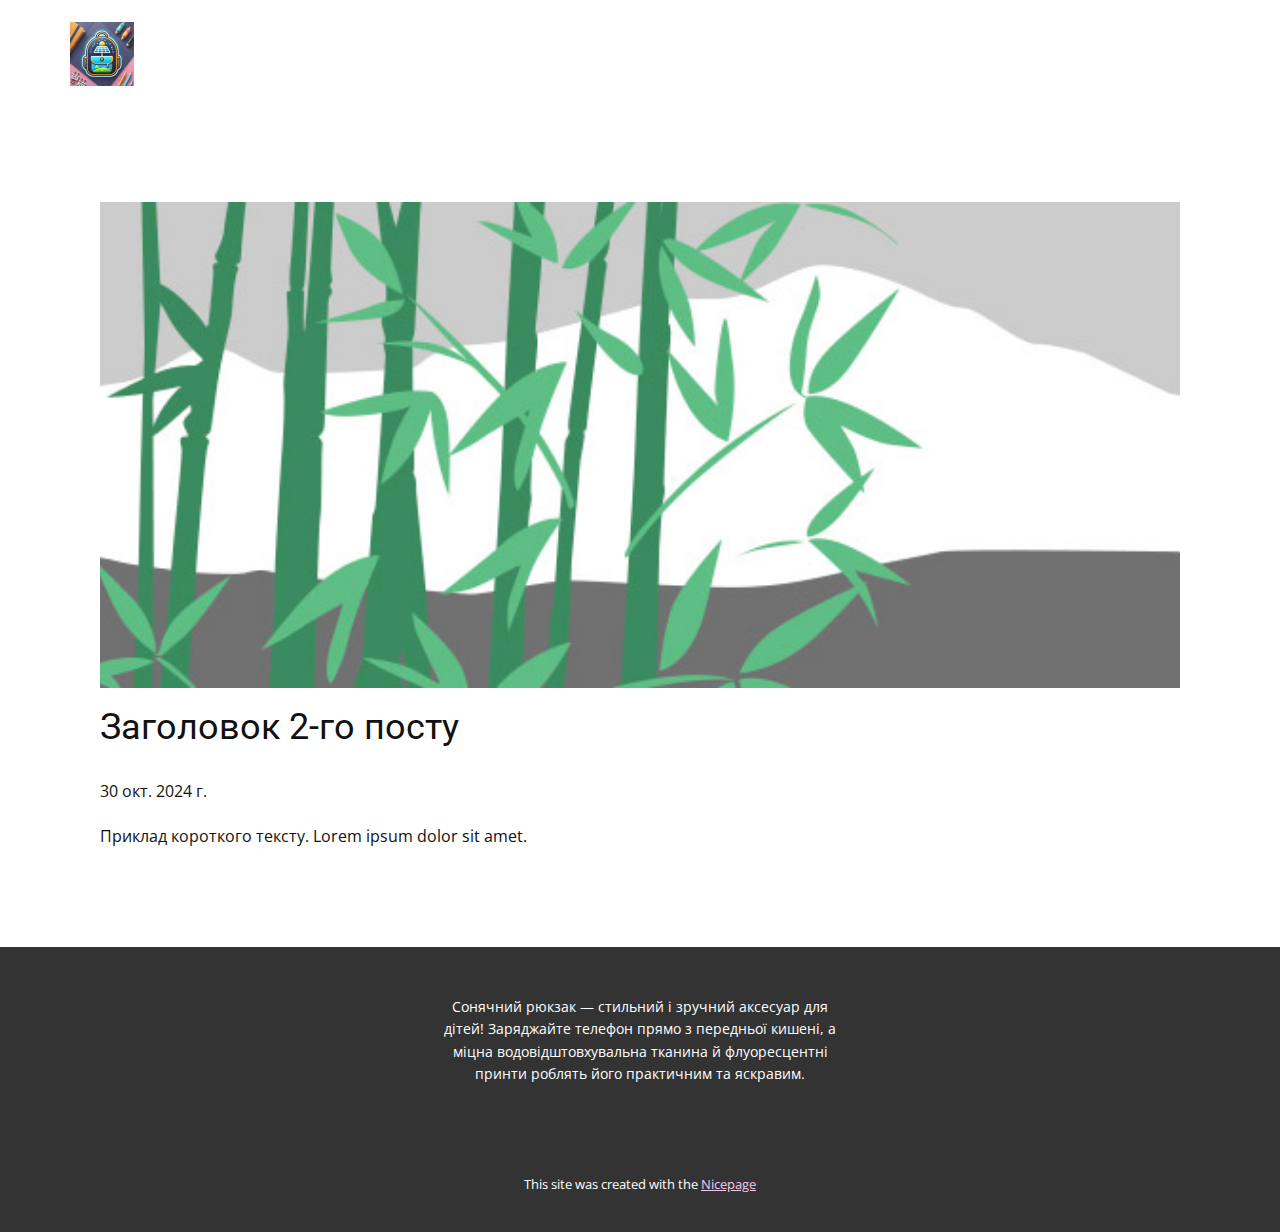
<file: blog/пост-1.html>
<!DOCTYPE html>
<html style="font-size: 16px;" lang="ua"><head>
    <meta name="viewport" content="width=device-width, initial-scale=1.0">
    <meta charset="utf-8">
    <meta name="keywords" content="Заголовок 1-го посту">
    <meta name="description" content="">
    <title>Заголовок 2-го посту</title>
    <link rel="stylesheet" href="../nicepage.css" media="screen">
<link rel="stylesheet" href="../Post-Template.css" media="screen">
    <script class="u-script" type="text/javascript" src="../jquery-1.9.1.min.js" defer=""></script>
    <script class="u-script" type="text/javascript" src="../nicepage.js" defer=""></script>
    <meta name="generator" content="Nicepage 6.20.0, nicepage.com">
    <link id="u-theme-google-font" rel="stylesheet" href="https://fonts.googleapis.com/css?family=Roboto:100,100i,300,300i,400,400i,500,500i,700,700i,900,900i|Open+Sans:300,300i,400,400i,500,500i,600,600i,700,700i,800,800i">
    
    
    
    <script type="application/ld+json">{
		"@context": "http://schema.org",
		"@type": "Organization",
		"name": "advertising",
		"logo": "images/DALLE2024-10-3019.06.03-Amodernplayfullogoforachildrensbackpackbrandfeaturingasmallsolarpaneliconandaglowingeffect.Thedesignshouldbesimpleyeteye-ca.webp"
}</script>
    <meta name="theme-color" content="#ea7fcb">
  <meta data-intl-tel-input-cdn-path="intlTelInput/"></head>
  <body data-path-to-root="./" data-include-products="false" class="u-body u-xl-mode" data-lang="ua"><header class="u-clearfix u-header" id="sec-f610" data-animation-name="" data-animation-duration="0" data-animation-delay="0" data-animation-direction=""><div class="u-clearfix u-sheet u-sheet-1">
        <a href="#" class="u-image u-logo u-image-1" data-image-width="1024" data-image-height="1024">
          <img src="../images/DALLE2024-10-3019.06.03-Amodernplayfullogoforachildrensbackpackbrandfeaturingasmallsolarpaneliconandaglowingeffect.Thedesignshouldbesimpleyeteye-ca.webp" class="u-logo-image u-logo-image-1">
        </a>
      </div></header>
    <section class="u-align-center u-clearfix u-section-1" id="sec-39c0">
      <div class="u-clearfix u-sheet u-valign-middle-md u-valign-middle-sm u-valign-middle-xs u-sheet-1"><!--post_details--><!--post_details_options_json--><!--{"source":""}--><!--/post_details_options_json--><!--blog_post-->
        <div class="u-container-style u-expanded-width u-post-details u-post-details-1">
          <div class="u-container-layout u-valign-middle u-container-layout-1"><!--blog_post_image-->
            <img alt="" class="u-blog-control u-expanded-width u-image u-image-default u-image-1" src="../images/68f64b9d.jpeg"><!--/blog_post_image--><!--blog_post_header-->
            <h2 class="u-blog-control u-text u-text-1">Заголовок 2-го посту</h2><!--/blog_post_header--><!--blog_post_metadata-->
            <div class="u-blog-control u-metadata u-metadata-1"><!--blog_post_metadata_date-->
              <span class="u-meta-date u-meta-icon">30 окт. 2024 г.</span><!--/blog_post_metadata_date--><!--blog_post_metadata_category-->
              <!--/blog_post_metadata_category--><!--blog_post_metadata_comments-->
              <!--/blog_post_metadata_comments-->
            </div><!--/blog_post_metadata--><!--blog_post_content-->
            <div class="u-align-justify u-blog-control u-post-content u-text u-text-2 fr-view">
  <p>Приклад короткого тексту. Lorem ipsum dolor sit amet.</p>
  </div><!--/blog_post_content-->
          </div>
        </div><!--/blog_post--><!--/post_details-->
      </div>
    </section>
    
    
    
    <footer class="u-align-center u-clearfix u-container-align-center u-footer u-grey-80 u-footer" id="sec-3dfa"><div class="u-clearfix u-sheet u-sheet-1">
        <p class="u-small-text u-text u-text-variant u-text-1">
          <font style="vertical-align: inherit;">
            <font style="vertical-align: inherit;"> Сонячний рюкзак — стильний і зручний аксесуар для дітей! Заряджайте телефон прямо з передньої кишені, а міцна водовідштовхувальна тканина й флуоресцентні принти роблять його практичним та яскравим.</font>
          </font>
        </p>
      </div></footer>
    <section class="u-backlink u-clearfix u-grey-80">
      <p class="u-text">
        <span>This site was created with the </span>
        <a class="u-link" href="https://nicepage.com/" target="_blank" rel="nofollow">
          <span>Nicepage</span>
        </a>
      </p>
    </section>
  
</body></html>
</file>
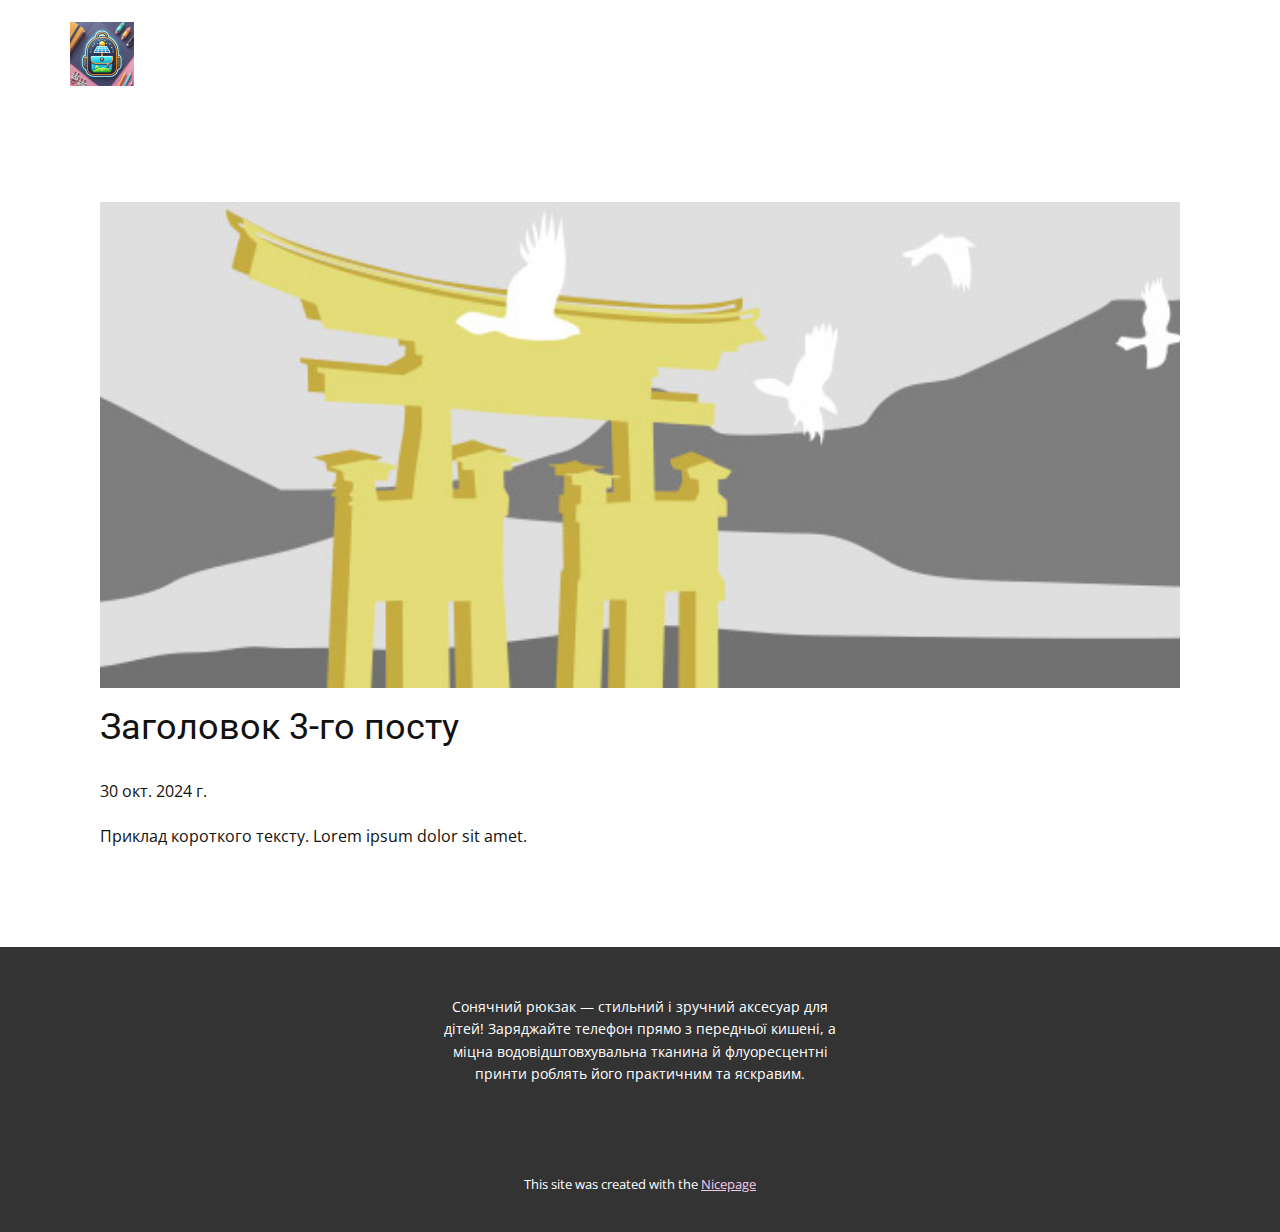
<file: blog/пост-2.html>
<!DOCTYPE html>
<html style="font-size: 16px;" lang="ua"><head>
    <meta name="viewport" content="width=device-width, initial-scale=1.0">
    <meta charset="utf-8">
    <meta name="keywords" content="Заголовок 1-го посту">
    <meta name="description" content="">
    <title>Заголовок 3-го посту</title>
    <link rel="stylesheet" href="../nicepage.css" media="screen">
<link rel="stylesheet" href="../Post-Template.css" media="screen">
    <script class="u-script" type="text/javascript" src="../jquery-1.9.1.min.js" defer=""></script>
    <script class="u-script" type="text/javascript" src="../nicepage.js" defer=""></script>
    <meta name="generator" content="Nicepage 6.20.0, nicepage.com">
    <link id="u-theme-google-font" rel="stylesheet" href="https://fonts.googleapis.com/css?family=Roboto:100,100i,300,300i,400,400i,500,500i,700,700i,900,900i|Open+Sans:300,300i,400,400i,500,500i,600,600i,700,700i,800,800i">
    
    
    
    <script type="application/ld+json">{
		"@context": "http://schema.org",
		"@type": "Organization",
		"name": "advertising",
		"logo": "images/DALLE2024-10-3019.06.03-Amodernplayfullogoforachildrensbackpackbrandfeaturingasmallsolarpaneliconandaglowingeffect.Thedesignshouldbesimpleyeteye-ca.webp"
}</script>
    <meta name="theme-color" content="#ea7fcb">
  <meta data-intl-tel-input-cdn-path="intlTelInput/"></head>
  <body data-path-to-root="./" data-include-products="false" class="u-body u-xl-mode" data-lang="ua"><header class="u-clearfix u-header" id="sec-f610" data-animation-name="" data-animation-duration="0" data-animation-delay="0" data-animation-direction=""><div class="u-clearfix u-sheet u-sheet-1">
        <a href="#" class="u-image u-logo u-image-1" data-image-width="1024" data-image-height="1024">
          <img src="../images/DALLE2024-10-3019.06.03-Amodernplayfullogoforachildrensbackpackbrandfeaturingasmallsolarpaneliconandaglowingeffect.Thedesignshouldbesimpleyeteye-ca.webp" class="u-logo-image u-logo-image-1">
        </a>
      </div></header>
    <section class="u-align-center u-clearfix u-section-1" id="sec-39c0">
      <div class="u-clearfix u-sheet u-valign-middle-md u-valign-middle-sm u-valign-middle-xs u-sheet-1"><!--post_details--><!--post_details_options_json--><!--{"source":""}--><!--/post_details_options_json--><!--blog_post-->
        <div class="u-container-style u-expanded-width u-post-details u-post-details-1">
          <div class="u-container-layout u-valign-middle u-container-layout-1"><!--blog_post_image-->
            <img alt="" class="u-blog-control u-expanded-width u-image u-image-default u-image-1" src="../images/8ad73f3c.jpeg"><!--/blog_post_image--><!--blog_post_header-->
            <h2 class="u-blog-control u-text u-text-1">Заголовок 3-го посту</h2><!--/blog_post_header--><!--blog_post_metadata-->
            <div class="u-blog-control u-metadata u-metadata-1"><!--blog_post_metadata_date-->
              <span class="u-meta-date u-meta-icon">30 окт. 2024 г.</span><!--/blog_post_metadata_date--><!--blog_post_metadata_category-->
              <!--/blog_post_metadata_category--><!--blog_post_metadata_comments-->
              <!--/blog_post_metadata_comments-->
            </div><!--/blog_post_metadata--><!--blog_post_content-->
            <div class="u-align-justify u-blog-control u-post-content u-text u-text-2 fr-view">
  <p>Приклад короткого тексту. Lorem ipsum dolor sit amet.</p>
  </div><!--/blog_post_content-->
          </div>
        </div><!--/blog_post--><!--/post_details-->
      </div>
    </section>
    
    
    
    <footer class="u-align-center u-clearfix u-container-align-center u-footer u-grey-80 u-footer" id="sec-3dfa"><div class="u-clearfix u-sheet u-sheet-1">
        <p class="u-small-text u-text u-text-variant u-text-1">
          <font style="vertical-align: inherit;">
            <font style="vertical-align: inherit;"> Сонячний рюкзак — стильний і зручний аксесуар для дітей! Заряджайте телефон прямо з передньої кишені, а міцна водовідштовхувальна тканина й флуоресцентні принти роблять його практичним та яскравим.</font>
          </font>
        </p>
      </div></footer>
    <section class="u-backlink u-clearfix u-grey-80">
      <p class="u-text">
        <span>This site was created with the </span>
        <a class="u-link" href="https://nicepage.com/" target="_blank" rel="nofollow">
          <span>Nicepage</span>
        </a>
      </p>
    </section>
  
</body></html>
</file>
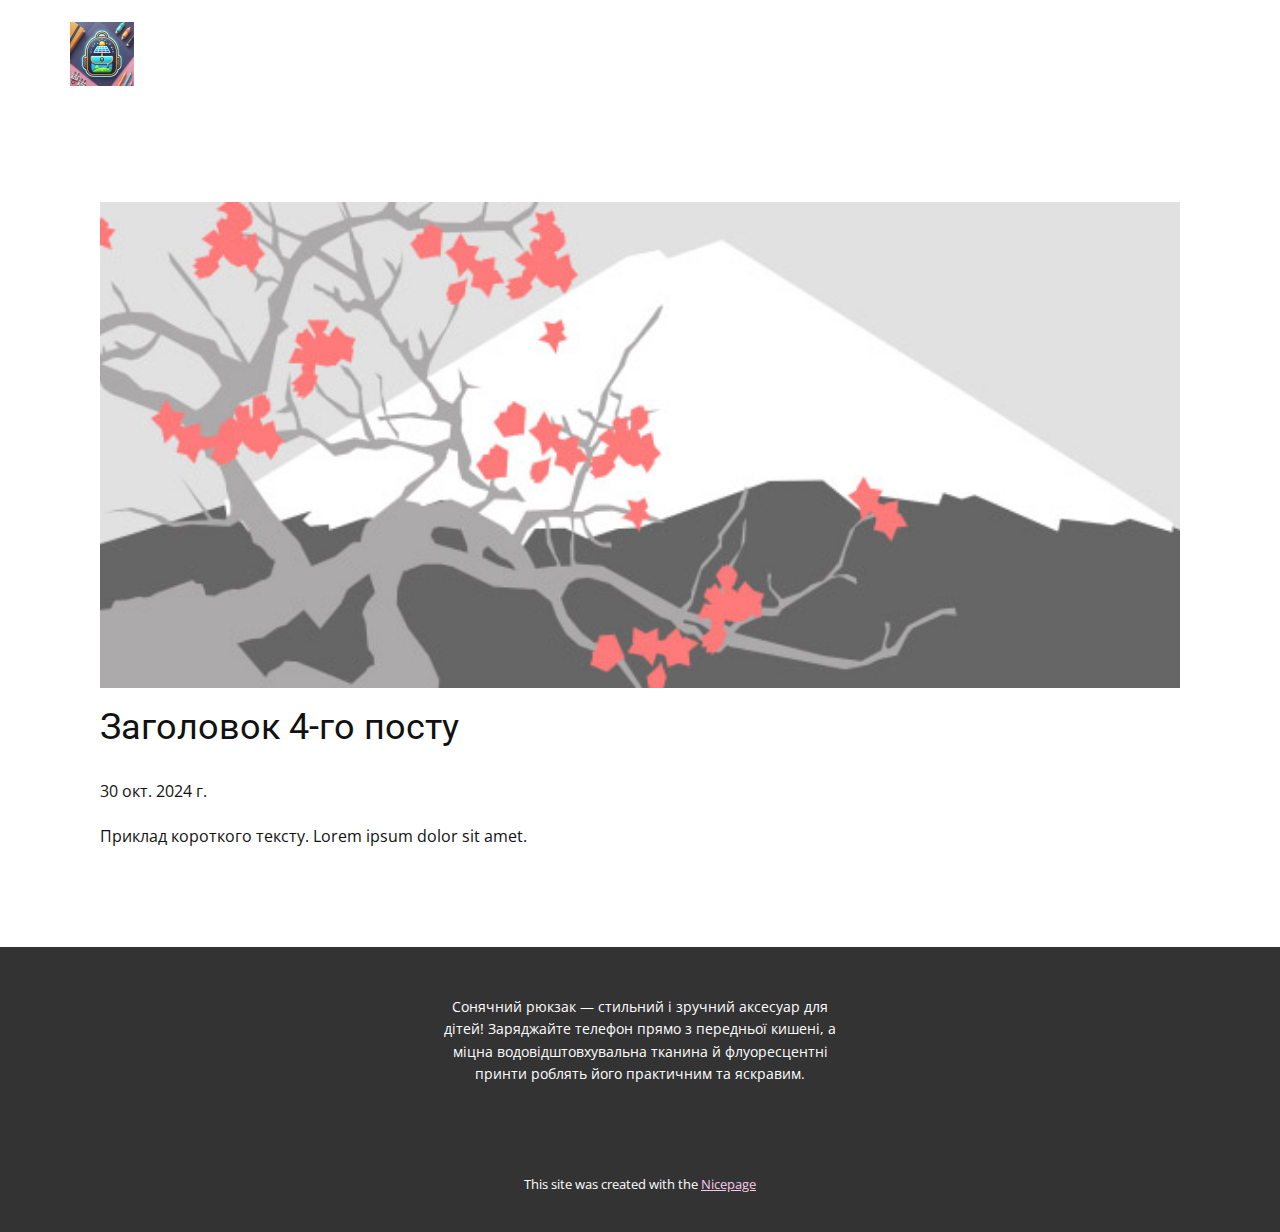
<file: blog/пост-3.html>
<!DOCTYPE html>
<html style="font-size: 16px;" lang="ua"><head>
    <meta name="viewport" content="width=device-width, initial-scale=1.0">
    <meta charset="utf-8">
    <meta name="keywords" content="Заголовок 1-го посту">
    <meta name="description" content="">
    <title>Заголовок 4-го посту</title>
    <link rel="stylesheet" href="../nicepage.css" media="screen">
<link rel="stylesheet" href="../Post-Template.css" media="screen">
    <script class="u-script" type="text/javascript" src="../jquery-1.9.1.min.js" defer=""></script>
    <script class="u-script" type="text/javascript" src="../nicepage.js" defer=""></script>
    <meta name="generator" content="Nicepage 6.20.0, nicepage.com">
    <link id="u-theme-google-font" rel="stylesheet" href="https://fonts.googleapis.com/css?family=Roboto:100,100i,300,300i,400,400i,500,500i,700,700i,900,900i|Open+Sans:300,300i,400,400i,500,500i,600,600i,700,700i,800,800i">
    
    
    
    <script type="application/ld+json">{
		"@context": "http://schema.org",
		"@type": "Organization",
		"name": "advertising",
		"logo": "images/DALLE2024-10-3019.06.03-Amodernplayfullogoforachildrensbackpackbrandfeaturingasmallsolarpaneliconandaglowingeffect.Thedesignshouldbesimpleyeteye-ca.webp"
}</script>
    <meta name="theme-color" content="#ea7fcb">
  <meta data-intl-tel-input-cdn-path="intlTelInput/"></head>
  <body data-path-to-root="./" data-include-products="false" class="u-body u-xl-mode" data-lang="ua"><header class="u-clearfix u-header" id="sec-f610" data-animation-name="" data-animation-duration="0" data-animation-delay="0" data-animation-direction=""><div class="u-clearfix u-sheet u-sheet-1">
        <a href="#" class="u-image u-logo u-image-1" data-image-width="1024" data-image-height="1024">
          <img src="../images/DALLE2024-10-3019.06.03-Amodernplayfullogoforachildrensbackpackbrandfeaturingasmallsolarpaneliconandaglowingeffect.Thedesignshouldbesimpleyeteye-ca.webp" class="u-logo-image u-logo-image-1">
        </a>
      </div></header>
    <section class="u-align-center u-clearfix u-section-1" id="sec-39c0">
      <div class="u-clearfix u-sheet u-valign-middle-md u-valign-middle-sm u-valign-middle-xs u-sheet-1"><!--post_details--><!--post_details_options_json--><!--{"source":""}--><!--/post_details_options_json--><!--blog_post-->
        <div class="u-container-style u-expanded-width u-post-details u-post-details-1">
          <div class="u-container-layout u-valign-middle u-container-layout-1"><!--blog_post_image-->
            <img alt="" class="u-blog-control u-expanded-width u-image u-image-default u-image-1" src="../images/0fd3416c.jpeg"><!--/blog_post_image--><!--blog_post_header-->
            <h2 class="u-blog-control u-text u-text-1">Заголовок 4-го посту</h2><!--/blog_post_header--><!--blog_post_metadata-->
            <div class="u-blog-control u-metadata u-metadata-1"><!--blog_post_metadata_date-->
              <span class="u-meta-date u-meta-icon">30 окт. 2024 г.</span><!--/blog_post_metadata_date--><!--blog_post_metadata_category-->
              <!--/blog_post_metadata_category--><!--blog_post_metadata_comments-->
              <!--/blog_post_metadata_comments-->
            </div><!--/blog_post_metadata--><!--blog_post_content-->
            <div class="u-align-justify u-blog-control u-post-content u-text u-text-2 fr-view">
  <p>Приклад короткого тексту. Lorem ipsum dolor sit amet.</p>
  </div><!--/blog_post_content-->
          </div>
        </div><!--/blog_post--><!--/post_details-->
      </div>
    </section>
    
    
    
    <footer class="u-align-center u-clearfix u-container-align-center u-footer u-grey-80 u-footer" id="sec-3dfa"><div class="u-clearfix u-sheet u-sheet-1">
        <p class="u-small-text u-text u-text-variant u-text-1">
          <font style="vertical-align: inherit;">
            <font style="vertical-align: inherit;"> Сонячний рюкзак — стильний і зручний аксесуар для дітей! Заряджайте телефон прямо з передньої кишені, а міцна водовідштовхувальна тканина й флуоресцентні принти роблять його практичним та яскравим.</font>
          </font>
        </p>
      </div></footer>
    <section class="u-backlink u-clearfix u-grey-80">
      <p class="u-text">
        <span>This site was created with the </span>
        <a class="u-link" href="https://nicepage.com/" target="_blank" rel="nofollow">
          <span>Nicepage</span>
        </a>
      </p>
    </section>
  
</body></html>
</file>
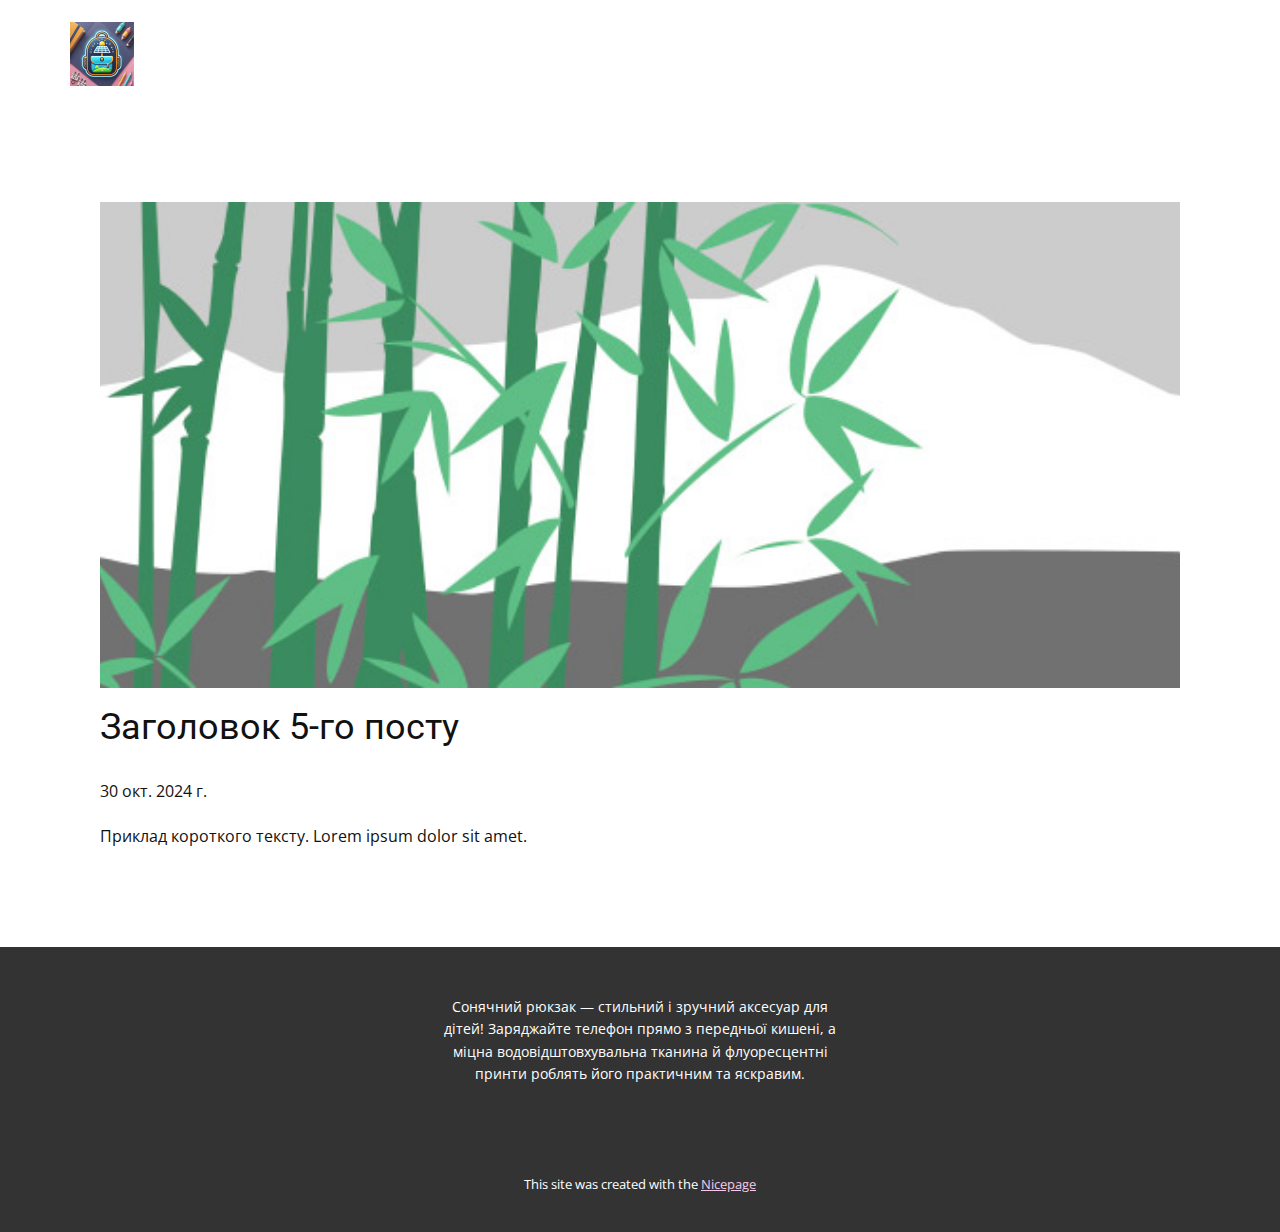
<file: blog/пост-4.html>
<!DOCTYPE html>
<html style="font-size: 16px;" lang="ua"><head>
    <meta name="viewport" content="width=device-width, initial-scale=1.0">
    <meta charset="utf-8">
    <meta name="keywords" content="Заголовок 1-го посту">
    <meta name="description" content="">
    <title>Заголовок 5-го посту</title>
    <link rel="stylesheet" href="../nicepage.css" media="screen">
<link rel="stylesheet" href="../Post-Template.css" media="screen">
    <script class="u-script" type="text/javascript" src="../jquery-1.9.1.min.js" defer=""></script>
    <script class="u-script" type="text/javascript" src="../nicepage.js" defer=""></script>
    <meta name="generator" content="Nicepage 6.20.0, nicepage.com">
    <link id="u-theme-google-font" rel="stylesheet" href="https://fonts.googleapis.com/css?family=Roboto:100,100i,300,300i,400,400i,500,500i,700,700i,900,900i|Open+Sans:300,300i,400,400i,500,500i,600,600i,700,700i,800,800i">
    
    
    
    <script type="application/ld+json">{
		"@context": "http://schema.org",
		"@type": "Organization",
		"name": "advertising",
		"logo": "images/DALLE2024-10-3019.06.03-Amodernplayfullogoforachildrensbackpackbrandfeaturingasmallsolarpaneliconandaglowingeffect.Thedesignshouldbesimpleyeteye-ca.webp"
}</script>
    <meta name="theme-color" content="#ea7fcb">
  <meta data-intl-tel-input-cdn-path="intlTelInput/"></head>
  <body data-path-to-root="./" data-include-products="false" class="u-body u-xl-mode" data-lang="ua"><header class="u-clearfix u-header" id="sec-f610" data-animation-name="" data-animation-duration="0" data-animation-delay="0" data-animation-direction=""><div class="u-clearfix u-sheet u-sheet-1">
        <a href="#" class="u-image u-logo u-image-1" data-image-width="1024" data-image-height="1024">
          <img src="../images/DALLE2024-10-3019.06.03-Amodernplayfullogoforachildrensbackpackbrandfeaturingasmallsolarpaneliconandaglowingeffect.Thedesignshouldbesimpleyeteye-ca.webp" class="u-logo-image u-logo-image-1">
        </a>
      </div></header>
    <section class="u-align-center u-clearfix u-section-1" id="sec-39c0">
      <div class="u-clearfix u-sheet u-valign-middle-md u-valign-middle-sm u-valign-middle-xs u-sheet-1"><!--post_details--><!--post_details_options_json--><!--{"source":""}--><!--/post_details_options_json--><!--blog_post-->
        <div class="u-container-style u-expanded-width u-post-details u-post-details-1">
          <div class="u-container-layout u-valign-middle u-container-layout-1"><!--blog_post_image-->
            <img alt="" class="u-blog-control u-expanded-width u-image u-image-default u-image-1" src="../images/68f64b9d.jpeg"><!--/blog_post_image--><!--blog_post_header-->
            <h2 class="u-blog-control u-text u-text-1">Заголовок 5-го посту</h2><!--/blog_post_header--><!--blog_post_metadata-->
            <div class="u-blog-control u-metadata u-metadata-1"><!--blog_post_metadata_date-->
              <span class="u-meta-date u-meta-icon">30 окт. 2024 г.</span><!--/blog_post_metadata_date--><!--blog_post_metadata_category-->
              <!--/blog_post_metadata_category--><!--blog_post_metadata_comments-->
              <!--/blog_post_metadata_comments-->
            </div><!--/blog_post_metadata--><!--blog_post_content-->
            <div class="u-align-justify u-blog-control u-post-content u-text u-text-2 fr-view">
  <p>Приклад короткого тексту. Lorem ipsum dolor sit amet.</p>
  </div><!--/blog_post_content-->
          </div>
        </div><!--/blog_post--><!--/post_details-->
      </div>
    </section>
    
    
    
    <footer class="u-align-center u-clearfix u-container-align-center u-footer u-grey-80 u-footer" id="sec-3dfa"><div class="u-clearfix u-sheet u-sheet-1">
        <p class="u-small-text u-text u-text-variant u-text-1">
          <font style="vertical-align: inherit;">
            <font style="vertical-align: inherit;"> Сонячний рюкзак — стильний і зручний аксесуар для дітей! Заряджайте телефон прямо з передньої кишені, а міцна водовідштовхувальна тканина й флуоресцентні принти роблять його практичним та яскравим.</font>
          </font>
        </p>
      </div></footer>
    <section class="u-backlink u-clearfix u-grey-80">
      <p class="u-text">
        <span>This site was created with the </span>
        <a class="u-link" href="https://nicepage.com/" target="_blank" rel="nofollow">
          <span>Nicepage</span>
        </a>
      </p>
    </section>
  
</body></html>
</file>
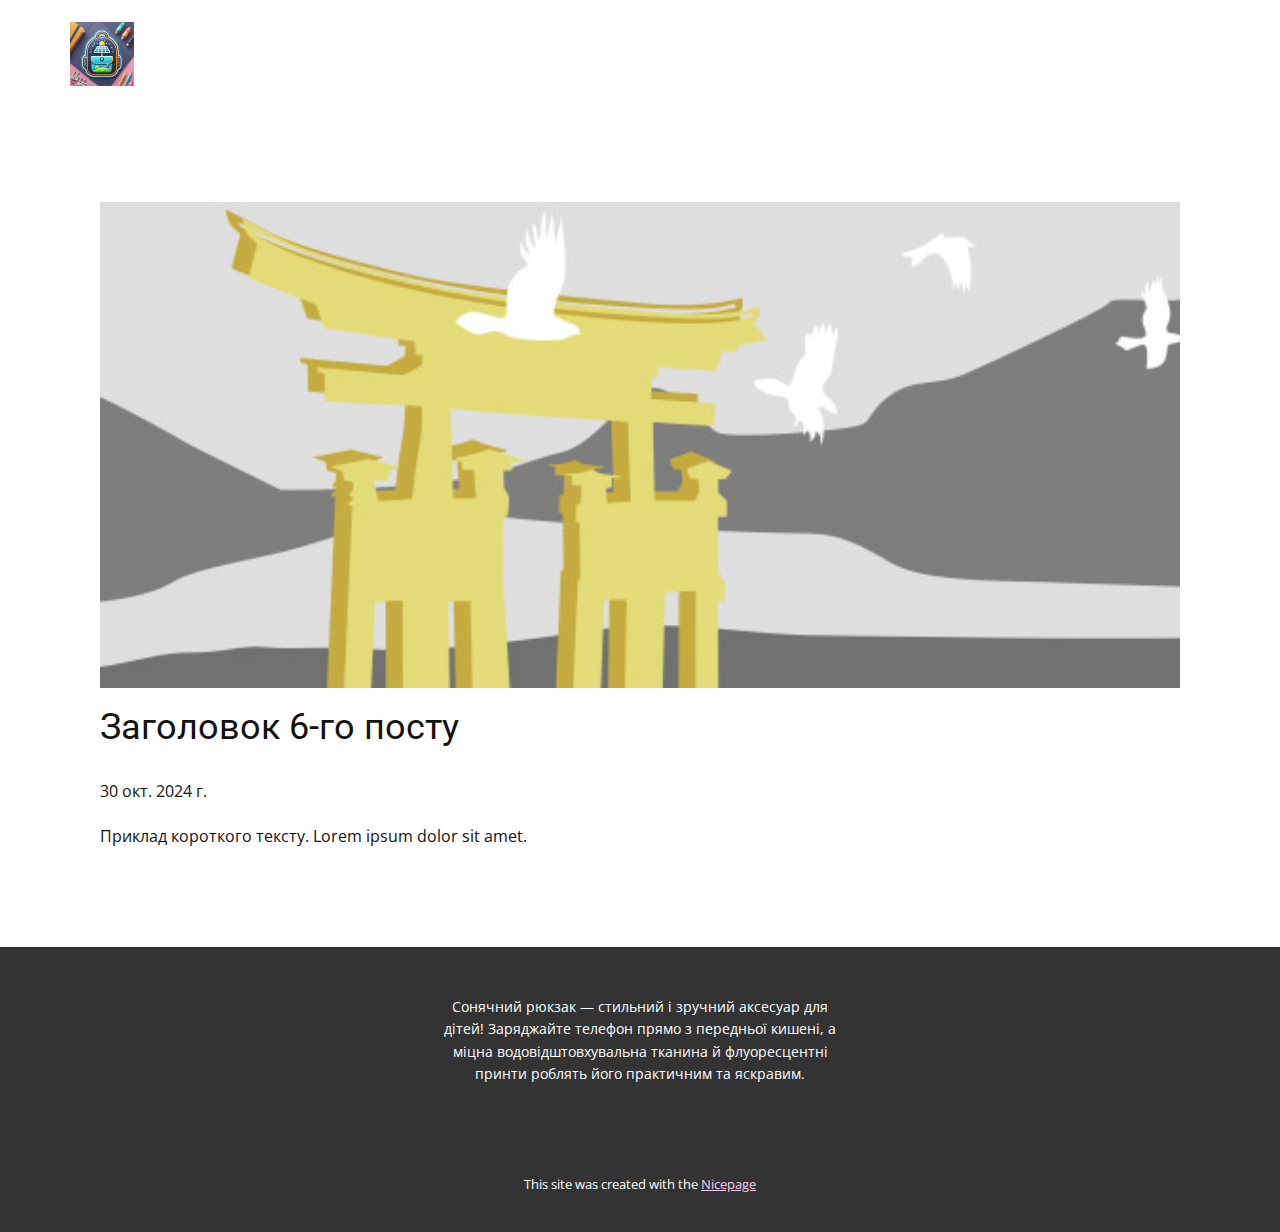
<file: blog/пост-5.html>
<!DOCTYPE html>
<html style="font-size: 16px;" lang="ua"><head>
    <meta name="viewport" content="width=device-width, initial-scale=1.0">
    <meta charset="utf-8">
    <meta name="keywords" content="Заголовок 1-го посту">
    <meta name="description" content="">
    <title>Заголовок 6-го посту</title>
    <link rel="stylesheet" href="../nicepage.css" media="screen">
<link rel="stylesheet" href="../Post-Template.css" media="screen">
    <script class="u-script" type="text/javascript" src="../jquery-1.9.1.min.js" defer=""></script>
    <script class="u-script" type="text/javascript" src="../nicepage.js" defer=""></script>
    <meta name="generator" content="Nicepage 6.20.0, nicepage.com">
    <link id="u-theme-google-font" rel="stylesheet" href="https://fonts.googleapis.com/css?family=Roboto:100,100i,300,300i,400,400i,500,500i,700,700i,900,900i|Open+Sans:300,300i,400,400i,500,500i,600,600i,700,700i,800,800i">
    
    
    
    <script type="application/ld+json">{
		"@context": "http://schema.org",
		"@type": "Organization",
		"name": "advertising",
		"logo": "images/DALLE2024-10-3019.06.03-Amodernplayfullogoforachildrensbackpackbrandfeaturingasmallsolarpaneliconandaglowingeffect.Thedesignshouldbesimpleyeteye-ca.webp"
}</script>
    <meta name="theme-color" content="#ea7fcb">
  <meta data-intl-tel-input-cdn-path="intlTelInput/"></head>
  <body data-path-to-root="./" data-include-products="false" class="u-body u-xl-mode" data-lang="ua"><header class="u-clearfix u-header" id="sec-f610" data-animation-name="" data-animation-duration="0" data-animation-delay="0" data-animation-direction=""><div class="u-clearfix u-sheet u-sheet-1">
        <a href="#" class="u-image u-logo u-image-1" data-image-width="1024" data-image-height="1024">
          <img src="../images/DALLE2024-10-3019.06.03-Amodernplayfullogoforachildrensbackpackbrandfeaturingasmallsolarpaneliconandaglowingeffect.Thedesignshouldbesimpleyeteye-ca.webp" class="u-logo-image u-logo-image-1">
        </a>
      </div></header>
    <section class="u-align-center u-clearfix u-section-1" id="sec-39c0">
      <div class="u-clearfix u-sheet u-valign-middle-md u-valign-middle-sm u-valign-middle-xs u-sheet-1"><!--post_details--><!--post_details_options_json--><!--{"source":""}--><!--/post_details_options_json--><!--blog_post-->
        <div class="u-container-style u-expanded-width u-post-details u-post-details-1">
          <div class="u-container-layout u-valign-middle u-container-layout-1"><!--blog_post_image-->
            <img alt="" class="u-blog-control u-expanded-width u-image u-image-default u-image-1" src="../images/8ad73f3c.jpeg"><!--/blog_post_image--><!--blog_post_header-->
            <h2 class="u-blog-control u-text u-text-1">Заголовок 6-го посту</h2><!--/blog_post_header--><!--blog_post_metadata-->
            <div class="u-blog-control u-metadata u-metadata-1"><!--blog_post_metadata_date-->
              <span class="u-meta-date u-meta-icon">30 окт. 2024 г.</span><!--/blog_post_metadata_date--><!--blog_post_metadata_category-->
              <!--/blog_post_metadata_category--><!--blog_post_metadata_comments-->
              <!--/blog_post_metadata_comments-->
            </div><!--/blog_post_metadata--><!--blog_post_content-->
            <div class="u-align-justify u-blog-control u-post-content u-text u-text-2 fr-view">
  <p>Приклад короткого тексту. Lorem ipsum dolor sit amet.</p>
  </div><!--/blog_post_content-->
          </div>
        </div><!--/blog_post--><!--/post_details-->
      </div>
    </section>
    
    
    
    <footer class="u-align-center u-clearfix u-container-align-center u-footer u-grey-80 u-footer" id="sec-3dfa"><div class="u-clearfix u-sheet u-sheet-1">
        <p class="u-small-text u-text u-text-variant u-text-1">
          <font style="vertical-align: inherit;">
            <font style="vertical-align: inherit;"> Сонячний рюкзак — стильний і зручний аксесуар для дітей! Заряджайте телефон прямо з передньої кишені, а міцна водовідштовхувальна тканина й флуоресцентні принти роблять його практичним та яскравим.</font>
          </font>
        </p>
      </div></footer>
    <section class="u-backlink u-clearfix u-grey-80">
      <p class="u-text">
        <span>This site was created with the </span>
        <a class="u-link" href="https://nicepage.com/" target="_blank" rel="nofollow">
          <span>Nicepage</span>
        </a>
      </p>
    </section>
  
</body></html>
</file>
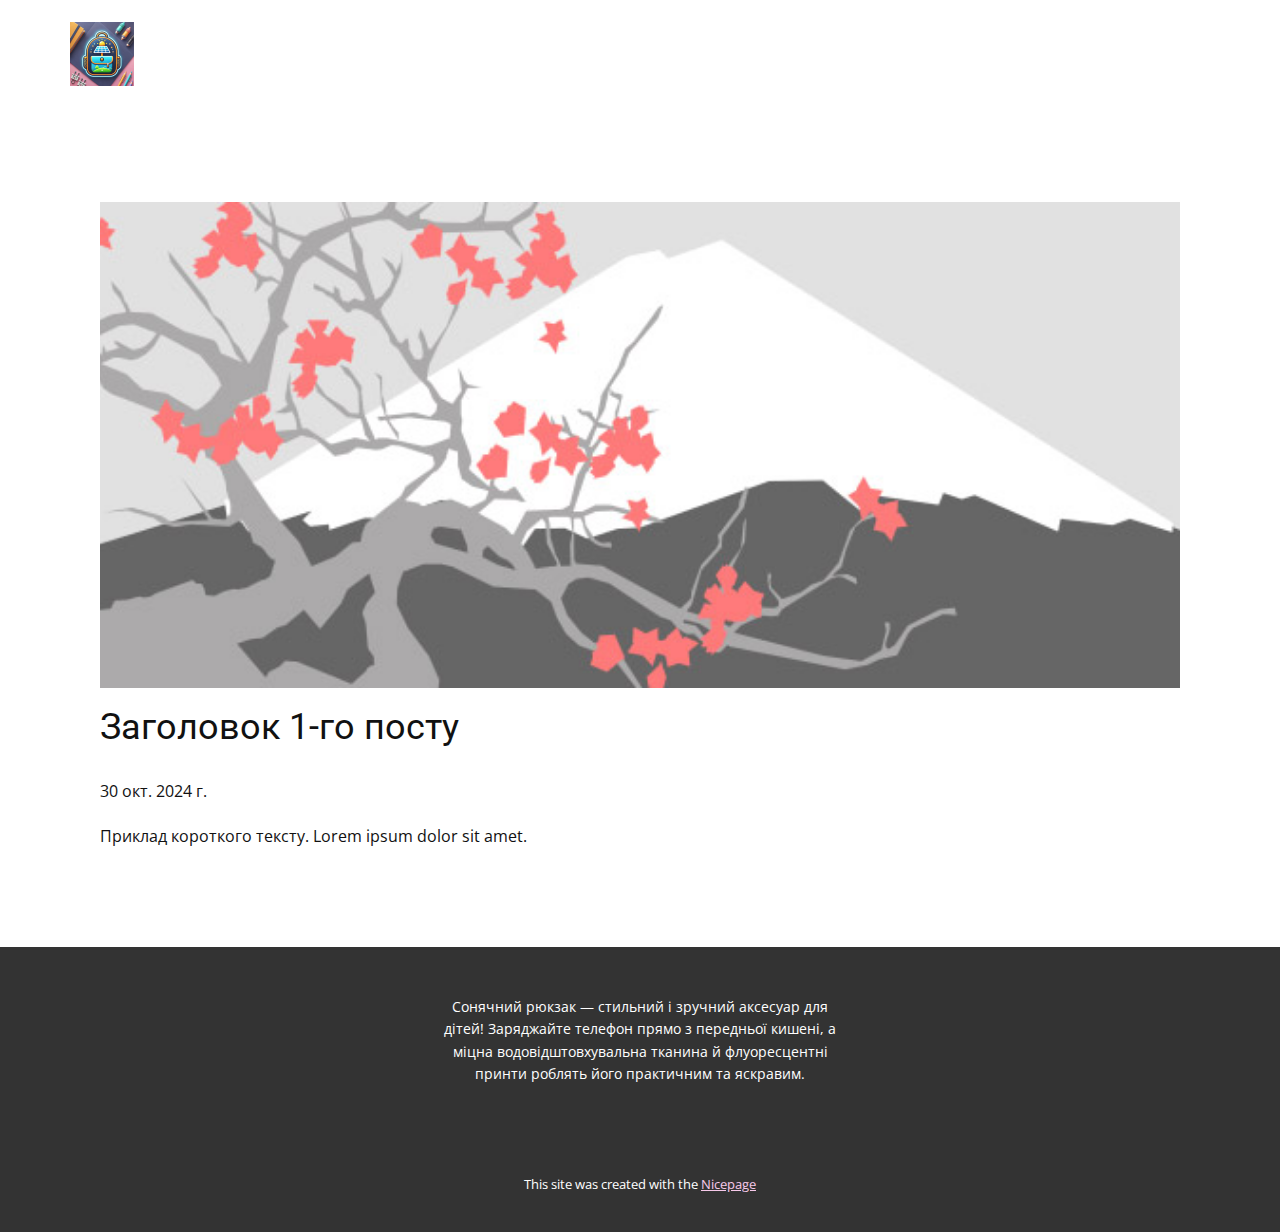
<file: blog/пост.html>
<!DOCTYPE html>
<html style="font-size: 16px;" lang="ua"><head>
    <meta name="viewport" content="width=device-width, initial-scale=1.0">
    <meta charset="utf-8">
    <meta name="keywords" content="Заголовок 1-го посту">
    <meta name="description" content="">
    <title>Заголовок 1-го посту</title>
    <link rel="stylesheet" href="../nicepage.css" media="screen">
<link rel="stylesheet" href="../Post-Template.css" media="screen">
    <script class="u-script" type="text/javascript" src="../jquery-1.9.1.min.js" defer=""></script>
    <script class="u-script" type="text/javascript" src="../nicepage.js" defer=""></script>
    <meta name="generator" content="Nicepage 6.20.0, nicepage.com">
    <link id="u-theme-google-font" rel="stylesheet" href="https://fonts.googleapis.com/css?family=Roboto:100,100i,300,300i,400,400i,500,500i,700,700i,900,900i|Open+Sans:300,300i,400,400i,500,500i,600,600i,700,700i,800,800i">
    
    
    
    <script type="application/ld+json">{
		"@context": "http://schema.org",
		"@type": "Organization",
		"name": "advertising",
		"logo": "images/DALLE2024-10-3019.06.03-Amodernplayfullogoforachildrensbackpackbrandfeaturingasmallsolarpaneliconandaglowingeffect.Thedesignshouldbesimpleyeteye-ca.webp"
}</script>
    <meta name="theme-color" content="#ea7fcb">
  <meta data-intl-tel-input-cdn-path="intlTelInput/"></head>
  <body data-path-to-root="./" data-include-products="false" class="u-body u-xl-mode" data-lang="ua"><header class="u-clearfix u-header" id="sec-f610" data-animation-name="" data-animation-duration="0" data-animation-delay="0" data-animation-direction=""><div class="u-clearfix u-sheet u-sheet-1">
        <a href="#" class="u-image u-logo u-image-1" data-image-width="1024" data-image-height="1024">
          <img src="../images/DALLE2024-10-3019.06.03-Amodernplayfullogoforachildrensbackpackbrandfeaturingasmallsolarpaneliconandaglowingeffect.Thedesignshouldbesimpleyeteye-ca.webp" class="u-logo-image u-logo-image-1">
        </a>
      </div></header>
    <section class="u-align-center u-clearfix u-section-1" id="sec-39c0">
      <div class="u-clearfix u-sheet u-valign-middle-md u-valign-middle-sm u-valign-middle-xs u-sheet-1"><!--post_details--><!--post_details_options_json--><!--{"source":""}--><!--/post_details_options_json--><!--blog_post-->
        <div class="u-container-style u-expanded-width u-post-details u-post-details-1">
          <div class="u-container-layout u-valign-middle u-container-layout-1"><!--blog_post_image-->
            <img alt="" class="u-blog-control u-expanded-width u-image u-image-default u-image-1" src="../images/0fd3416c.jpeg"><!--/blog_post_image--><!--blog_post_header-->
            <h2 class="u-blog-control u-text u-text-1">Заголовок 1-го посту</h2><!--/blog_post_header--><!--blog_post_metadata-->
            <div class="u-blog-control u-metadata u-metadata-1"><!--blog_post_metadata_date-->
              <span class="u-meta-date u-meta-icon">30 окт. 2024 г.</span><!--/blog_post_metadata_date--><!--blog_post_metadata_category-->
              <!--/blog_post_metadata_category--><!--blog_post_metadata_comments-->
              <!--/blog_post_metadata_comments-->
            </div><!--/blog_post_metadata--><!--blog_post_content-->
            <div class="u-align-justify u-blog-control u-post-content u-text u-text-2 fr-view">
  <p>Приклад короткого тексту. Lorem ipsum dolor sit amet.</p>
  </div><!--/blog_post_content-->
          </div>
        </div><!--/blog_post--><!--/post_details-->
      </div>
    </section>
    
    
    
    <footer class="u-align-center u-clearfix u-container-align-center u-footer u-grey-80 u-footer" id="sec-3dfa"><div class="u-clearfix u-sheet u-sheet-1">
        <p class="u-small-text u-text u-text-variant u-text-1">
          <font style="vertical-align: inherit;">
            <font style="vertical-align: inherit;"> Сонячний рюкзак — стильний і зручний аксесуар для дітей! Заряджайте телефон прямо з передньої кишені, а міцна водовідштовхувальна тканина й флуоресцентні принти роблять його практичним та яскравим.</font>
          </font>
        </p>
      </div></footer>
    <section class="u-backlink u-clearfix u-grey-80">
      <p class="u-text">
        <span>This site was created with the </span>
        <a class="u-link" href="https://nicepage.com/" target="_blank" rel="nofollow">
          <span>Nicepage</span>
        </a>
      </p>
    </section>
  
</body></html>
</file>
